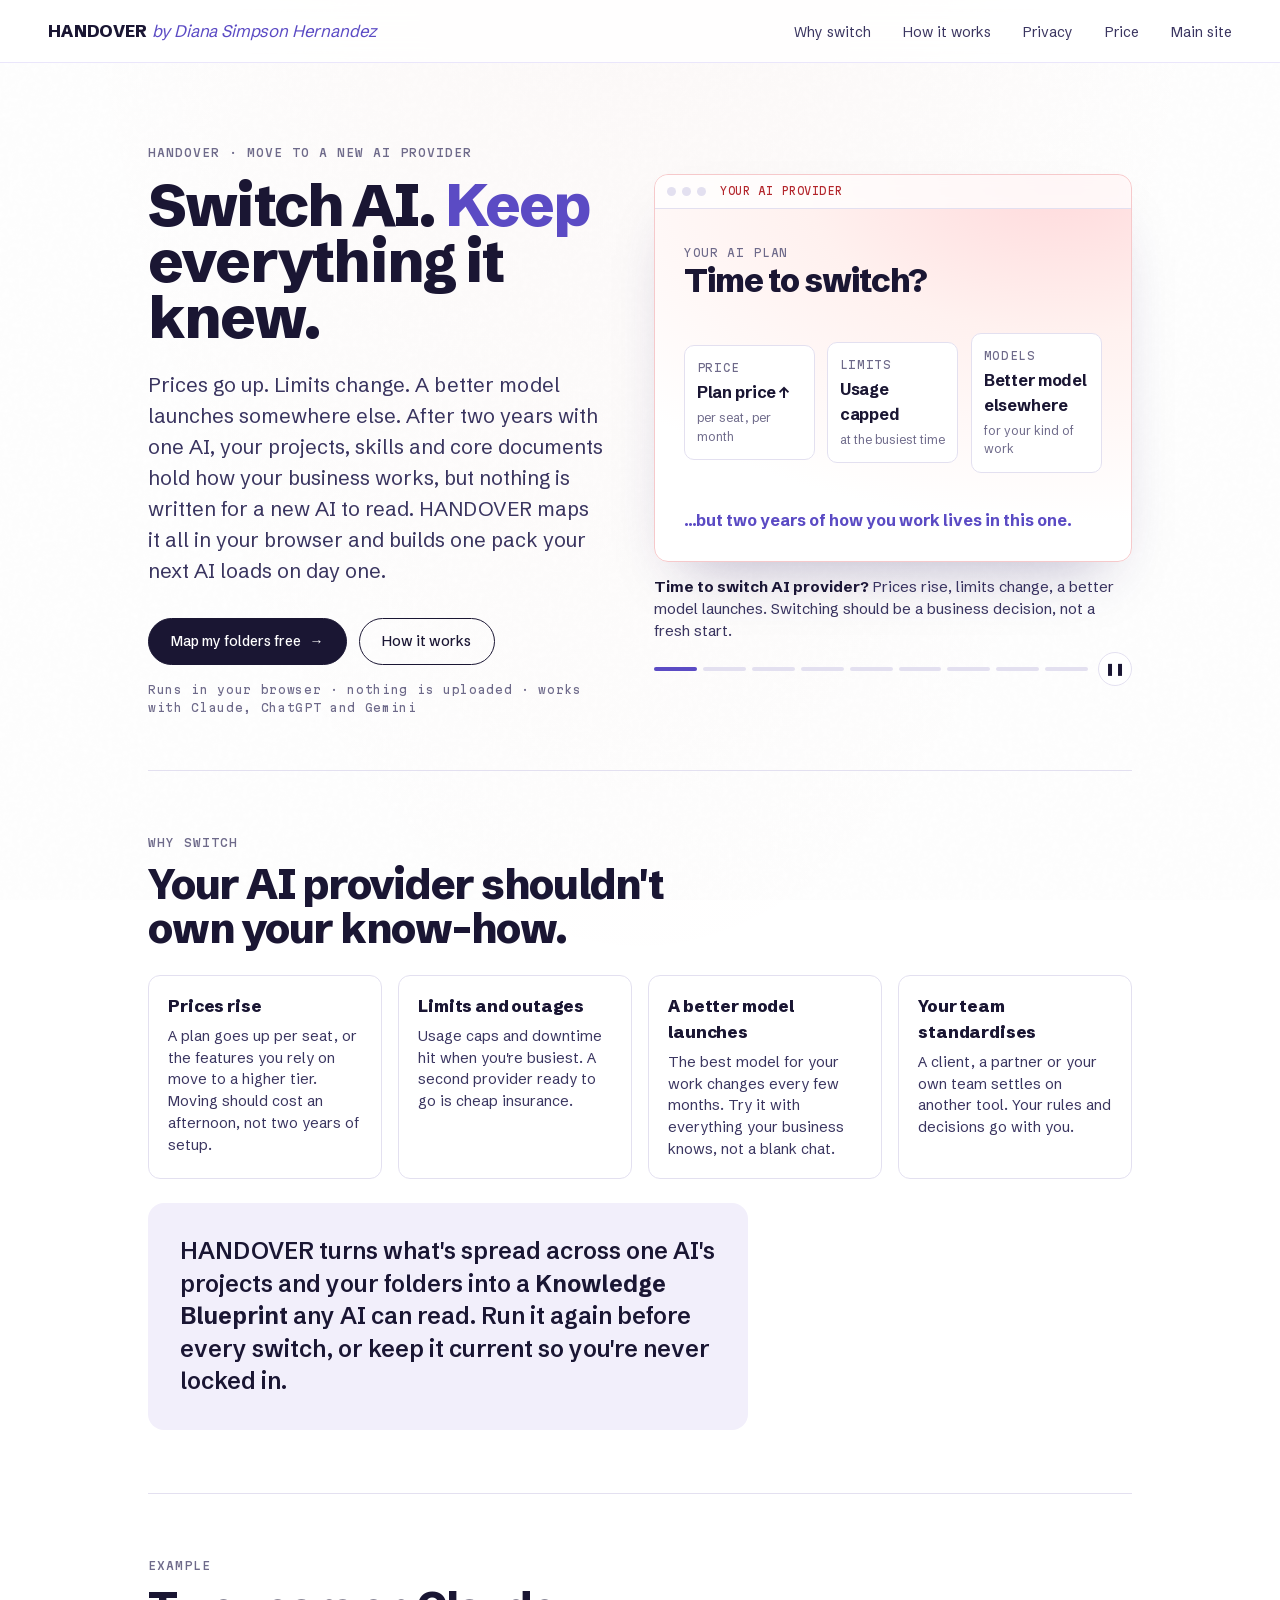
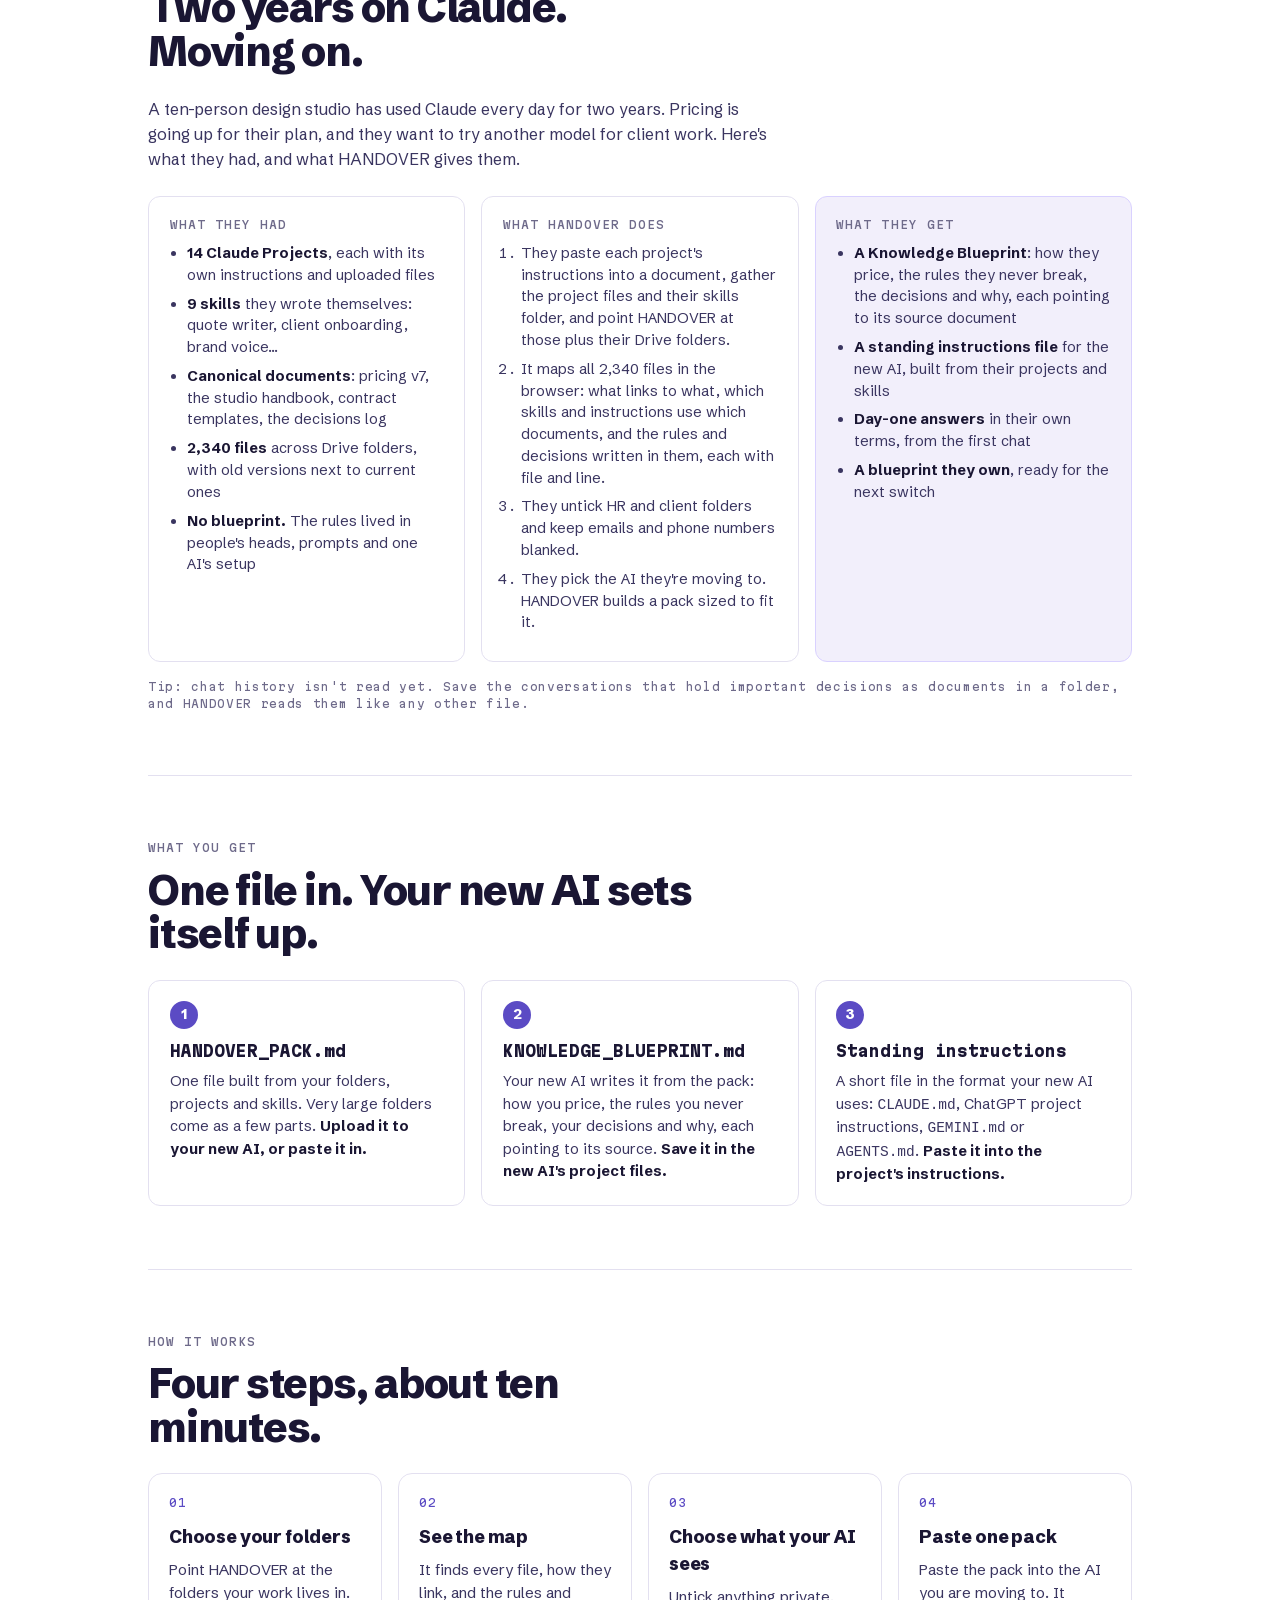
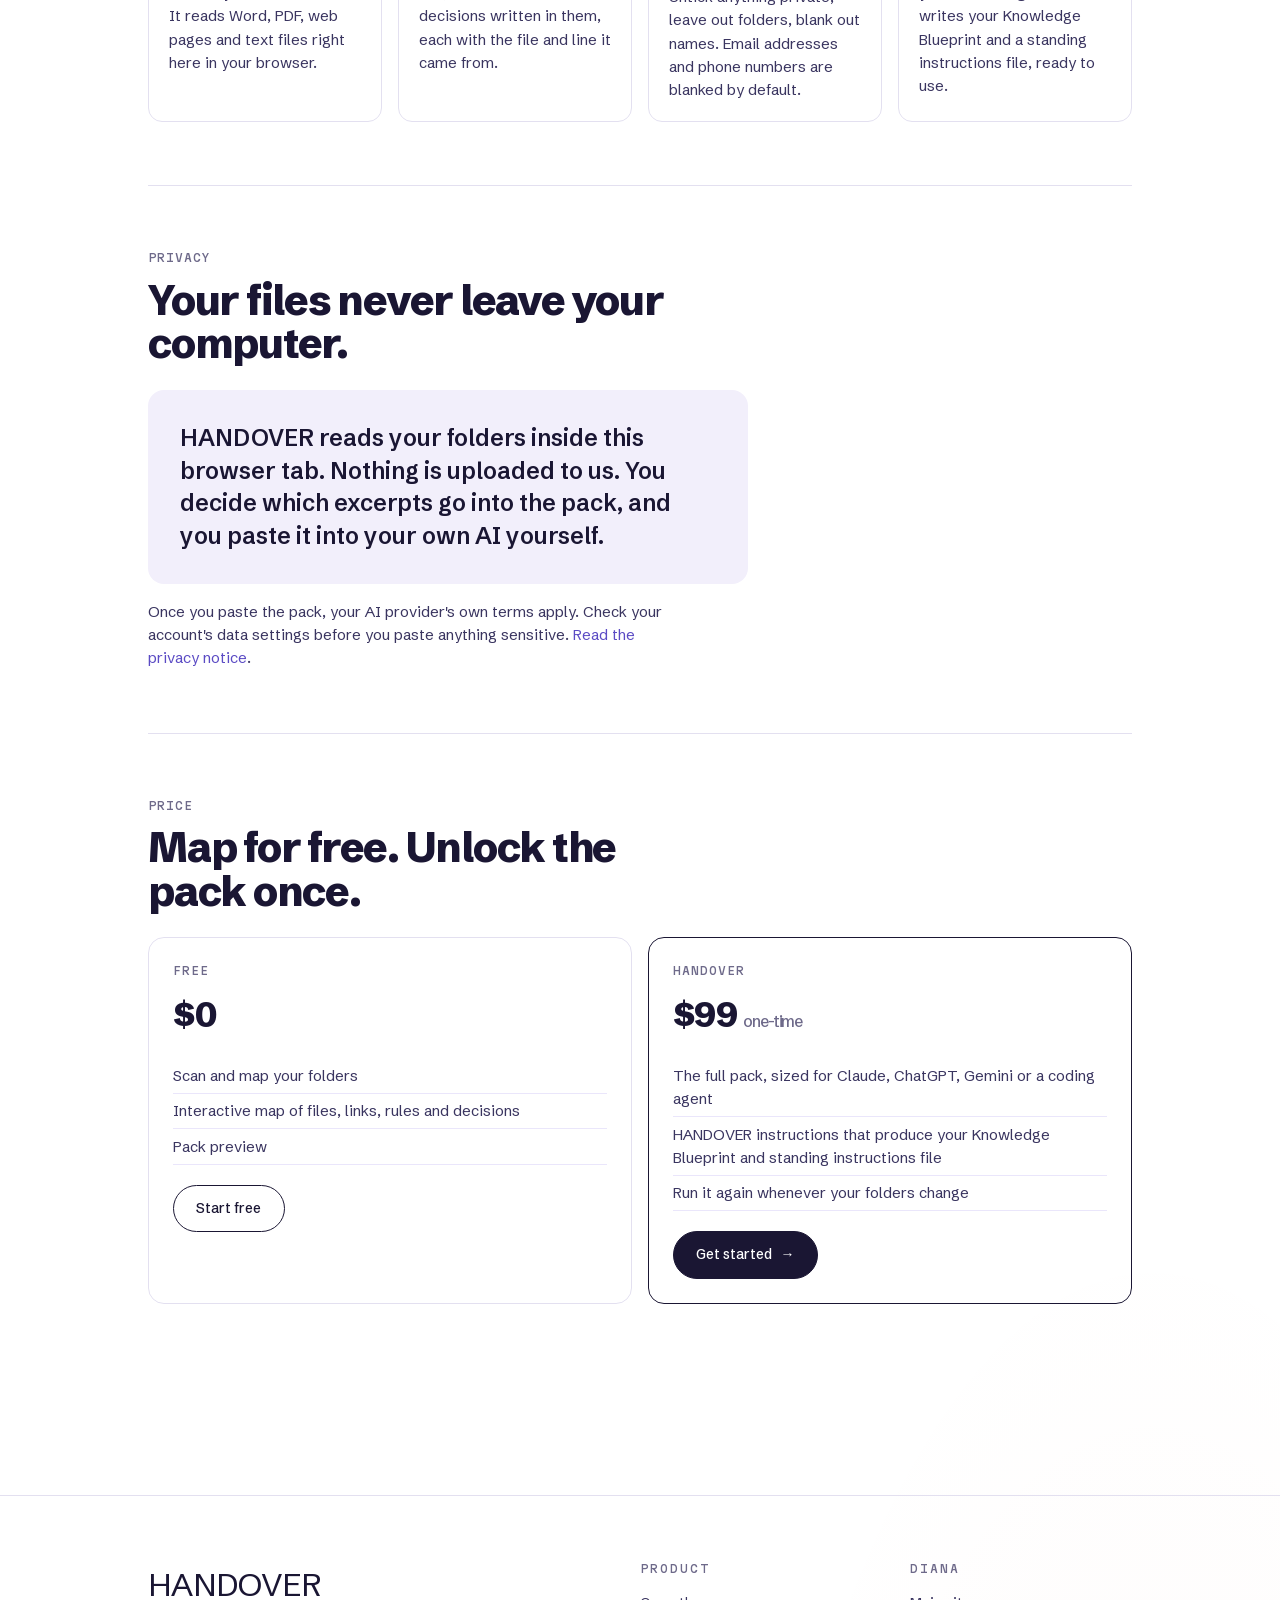
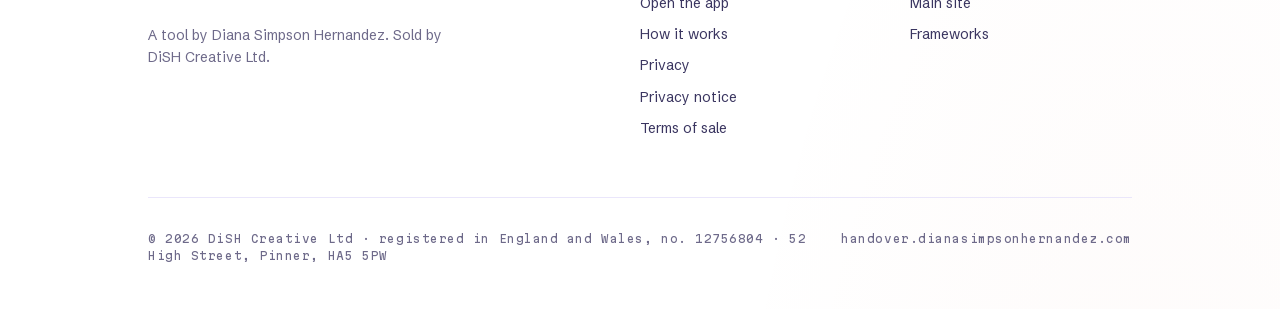
<file: index.html>
<!DOCTYPE html>
<html lang="en">
<head>
<meta charset="UTF-8">
<meta name="viewport" content="width=device-width, initial-scale=1.0">
<title>HANDOVER — switch AI providers without starting from zero</title>
<meta name="description" content="HANDOVER maps your folders in your browser and builds one pack your next AI loads, so your rules, decisions and know-how move with you. Nothing is uploaded.">
<meta property="og:title" content="HANDOVER — switch AI providers without starting from zero">
<meta property="og:description" content="Map your folders in your browser. Paste one pack into your next AI. Nothing is uploaded.">
<link rel="icon" href="/favicon.ico">
<link rel="stylesheet" href="/assets/css/main.css">
<link rel="stylesheet" href="/assets/css/handover.css">
<link rel="stylesheet" href="/assets/css/demo.css">
</head>
<body>
<nav class="nav">
  <div class="nav-inner">
    <a href="/" class="nav-mark"><b>HANDOVER</b> <span>by Diana Simpson Hernandez</span></a>
    <ul class="nav-links">
      <li><a href="#why">Why switch</a></li>
      <li><a href="#how">How it works</a></li>
      <li><a href="#privacy">Privacy</a></li>
      <li><a href="#price">Price</a></li>
      <li><a href="https://dianasimpsonhernandez.com/">Main site</a></li>
    </ul>
  </div>
</nav>

<main class="wrap">
  <section class="hx-hero has-demo">
    <div class="hx-hero-copy">
    <div class="eyebrow">HANDOVER · move to a new AI provider</div>
    <h1>Switch AI. <em>Keep</em> everything it knew.</h1>
    <p class="lead">Prices go up. Limits change. A better model launches somewhere else. After two years with one AI, your projects, skills and core documents hold how your business works, but nothing is written for a new AI to read. HANDOVER maps it all in your browser and builds one pack your next AI loads on day one.</p>
    <div class="hx-cta">
      <a class="btn btn-primary" href="/app/">Map my folders free <span class="arrow">→</span></a>
      <a class="btn" href="#how">How it works</a>
    </div>
    <p class="hx-note" style="margin-top:1rem">Runs in your browser · nothing is uploaded · works with Claude, ChatGPT and Gemini</p>
    </div>

    <figure class="demo" id="demo" aria-label="A one-minute walkthrough of HANDOVER, with captions">
      <div class="demo-stage">
        <div class="demo-bar" aria-hidden="true"><i></i><i></i><i></i><span>handover</span></div>

        <div class="sc why" data-theme="hard" data-title="Your AI provider" data-ms="6500"
             data-caption="<b>Time to switch AI provider?</b> Prices rise, limits change, a better model launches. Switching should be a business decision, not a fresh start.">
          <div class="why-h a" style="--d:.1s"><span class="tag">Your AI plan</span><div class="big">Time to switch?</div></div>
          <div class="why-c a" style="--d:.6s"><span class="tag">Price</span><b>Plan price ↑</b><span>per seat, per month</span></div>
          <div class="why-c a" style="--d:1.1s"><span class="tag">Limits</span><b>Usage capped</b><span>at the busiest time</span></div>
          <div class="why-c a" style="--d:1.6s"><span class="tag">Models</span><b>Better model elsewhere</b><span>for your kind of work</span></div>
          <div class="why-q a" style="--d:2.6s">…but two years of how you work lives in this one.</div>
        </div>

        <div class="sc" data-theme="hard" data-title="Two years in one AI" data-ms="6500"
             data-caption="<b>Two years of know-how, locked in one place.</b> Projects, skills, canonical documents and thousands of files, none of it written for a new AI to read.">
          <span class="chip fl" style="left:6%;top:8%;--d:.1s"><b class="ai">PROJ</b>14 AI projects</span>
          <span class="chip fl" style="left:52%;top:5%;--d:.3s"><b class="md">SKILL</b>quote-writer</span>
          <span class="chip fl" style="left:28%;top:27%;--d:.5s"><b>DOCX</b>Pricing — canonical v7</span>
          <span class="chip fl" style="left:62%;top:34%;--d:.7s"><b class="md">SKILL</b>client-onboarding</span>
          <span class="chip fl" style="left:5%;top:50%;--d:.9s"><b class="pdf">PDF</b>Refund policy</span>
          <span class="chip fl" style="left:40%;top:60%;--d:1.1s"><b class="md">MD</b>Project instructions</span>
          <span class="chip fl" style="left:10%;top:79%;--d:1.3s"><b>XLSX</b>2,340 files</span>
          <span class="chip fl" style="left:58%;top:81%;--d:1.5s"><b class="pdf">?</b>No blueprint</span>
        </div>

        <div class="sc" data-theme="hard" data-title="Without HANDOVER · new AI, week one" data-ms="8000"
             data-caption="<b>Without a handover, you start from zero.</b> Hours re-explaining prices, rules and past decisions, and it still gets them wrong.">
          <div class="chat tight">
            <div class="chat-h"><span class="tag">Your new AI</span><span class="clock a" style="--d:.2s">⏱ hour 3 re-explaining</span></div>
            <div class="chat-b">
              <div class="msg me a" style="--d:.4s">Draft the quote for the Patel job, the way we always do it.</div>
              <div class="msg ai bad a" style="--d:1.3s">I don't know how you usually quote. What are your prices and deposit terms?</div>
              <div class="msg me a" style="--d:2.4s">30% deposit. Same as the last 200 quotes…</div>
              <div class="msg ai bad a" style="--d:3.4s">Done. I've used a 50% deposit and courier delivery to London. <span class="x">✗ wrong twice</span></div>
            </div>
          </div>
        </div>

        <div class="sc" data-theme="tool" data-title="HANDOVER · mapping in your browser" data-ms="7000"
             data-caption="<b>HANDOVER maps your folders, right in your browser.</b> Every file and how they connect. Nothing is uploaded.">
          <div class="map">
            <svg viewBox="0 0 400 260" aria-hidden="true">
              <line x1="200" y1="125" x2="70"  y2="45"  style="--d:.3s"/><line x1="200" y1="125" x2="330" y2="40"  style="--d:.5s"/>
              <line x1="200" y1="125" x2="60"  y2="190" style="--d:.7s"/><line x1="200" y1="125" x2="340" y2="200" style="--d:.9s"/>
              <line x1="200" y1="125" x2="200" y2="20"  style="--d:1.1s"/><line x1="70" y1="45" x2="60" y2="190" style="--d:1.5s"/>
              <line x1="330" y1="40" x2="340" y2="200" style="--d:1.7s"/><line x1="200" y1="20" x2="330" y2="40" style="--d:1.9s"/>
              <circle class="hub" cx="200" cy="125" r="11"/>
              <circle cx="70" cy="45" r="7"/><circle cx="330" cy="40" r="7"/><circle cx="60" cy="190" r="7"/>
              <circle cx="340" cy="200" r="7"/><circle cx="200" cy="20" r="7"/>
            </svg>
            <span class="node-l a" style="left:17.5%;top:8%;--d:.6s">Customer SOP</span>
            <span class="node-l a" style="left:82%;top:6%;--d:.8s">Price list</span>
            <span class="node-l a" style="left:15%;top:84%;--d:1s">Refund policy</span>
            <span class="node-l a" style="left:80%;top:87%;--d:1.2s">Decisions log</span>
            <span class="node-l a" style="left:50%;top:0%;--d:1.4s">Quotes tracker</span>
            <span class="node-l a" style="left:50%;top:58%;--d:.2s;font-weight:700;color:var(--accent)">your business</span>
          </div>
          <span class="lock" style="--d:2.4s">🔒 Read in this tab · nothing uploaded</span>
        </div>

        <div class="sc" data-theme="tool" data-title="HANDOVER · what it found" data-ms="7500"
             data-caption="<b>It finds your rules and decisions,</b> each with the file and line it came from, so your AI can show its working.">
          <div class="cards">
            <div class="card a" style="--d:.3s"><span class="tag">Rule</span><p>Deposit is 30%, balance on delivery.</p><div class="src">Price list 2026.pdf · page 2</div></div>
            <div class="card dec a" style="--d:1.3s"><span class="tag">Decision</span><p>We stopped using couriers for London jobs, too many damages.</p><div class="src">Decisions log.md · line 41</div></div>
            <div class="card a" style="--d:2.3s"><span class="tag">Rule</span><p>Reply to every enquiry within 24 hours.</p><div class="src">Customer SOP.docx · line 8</div></div>
          </div>
        </div>

        <div class="sc" data-theme="tool" data-title="HANDOVER · you choose" data-ms="7000"
             data-caption="<b>You choose what your AI sees.</b> Leave out private folders. Emails and phone numbers are blanked by default.">
          <div class="rows">
            <div class="row a" style="--d:.2s">Pricing &amp; quotes <span class="tg"></span></div>
            <div class="row a" style="--d:.4s">Policies &amp; SOPs <span class="tg"></span></div>
            <div class="row off" style="--d:.6s;--t:2.2s">HR &amp; payroll <span class="tg"></span></div>
            <div class="row a" style="--d:.8s">Decisions log <span class="tg"></span></div>
            <div class="row a" style="--d:1s">Client contact: <span class="redact"><span class="was">j.patel@mail.com</span><span class="now">[email]</span></span><span class="tag">auto</span></div>
          </div>
        </div>

        <div class="sc" data-theme="easy" data-title="With HANDOVER · one file" data-ms="7000"
             data-caption="<b>You get one file: your HANDOVER pack.</b> Upload it to your new AI, or paste it in. That's the whole move.">
          <div class="file a" style="--d:.2s">
            <div class="file-ic">MD</div>
            <div><div class="ttl">HANDOVER_PACK.md</div><span class="tag">projects · skills · canonical docs · rules · decisions</span></div>
            <span class="ok">✓ ready</span>
          </div>
          <div class="chat mini a" style="--d:1.4s">
            <div class="chat-h"><span class="tag">Your new AI</span><span class="tag">new project</span></div>
            <div class="chat-b"><div class="attach a" style="--d:2.4s">📎 HANDOVER_PACK.md <span class="ok">uploaded</span></div></div>
            <div class="chat-in"><span>Read this pack and set yourself up.</span><span class="tag" style="color:var(--green)">send ↵</span></div>
          </div>
        </div>

        <div class="sc" data-theme="easy" data-title="With HANDOVER · new AI, day one" data-ms="9000"
             data-caption="<b>Your new AI writes your Knowledge Blueprint and its own standing instructions.</b> Save both in its project. From the first chat, it works your way.">
          <div class="doc">
            <div class="doc-h a" style="--d:.1s"><span class="tag">Your new AI · day one</span><span class="clock good">⏱ set up in minutes</span></div>
            <div class="outs">
              <div class="out a" style="--d:.3s"><b>KNOWLEDGE_BLUEPRINT.md</b><span>pricing · rules · decisions and why</span><s>✓</s></div>
              <div class="out a" style="--d:1.1s"><b>Standing instructions</b><span>in your new AI's own format</span><s>✓</s></div>
            </div>
            <div class="reply">
              <div class="msg me a" style="--d:2.3s;margin-left:auto">Draft the Patel quote, our usual way.</div>
              <div class="msg ai good a" style="--d:3.3s;max-width:100%">Done: 30% deposit, balance on delivery, our own van for London. <span class="v">✓ right first time</span></div>
            </div>
          </div>
        </div>

        <div class="sc end" data-theme="easy" data-title="HANDOVER" data-ms="7000"
             data-caption="<b>Switch providers on your terms.</b> Map your folders free, unlock the full pack for $99 once. Your files never leave your computer.">
          <div class="big a" style="--d:.1s">Switch AI. <em>Keep everything it knew.</em></div>
          <div class="pills a" style="--d:.6s"><span>About 10 minutes</span><span>Nothing uploaded</span><span>$99, once</span></div>
          <a class="btn btn-primary a" style="--d:1s" href="/app/" tabindex="-1">Map my folders free <span class="arrow">→</span></a>
        </div>
      </div>

      <figcaption class="demo-cap"><p aria-live="polite"></p></figcaption>
      <div class="demo-ctl"><div class="demo-dots"></div><button class="demo-play" type="button" aria-label="Pause walkthrough">❚❚</button></div>
    </figure>
  </section>

  <section class="hx-section" id="why">
    <div class="eyebrow">Why switch</div>
    <h2>Your AI provider shouldn't own your know-how.</h2>
    <div class="hx-why">
      <div><h3>Prices rise</h3><p>A plan goes up per seat, or the features you rely on move to a higher tier. Moving should cost an afternoon, not two years of setup.</p></div>
      <div><h3>Limits and outages</h3><p>Usage caps and downtime hit when you're busiest. A second provider ready to go is cheap insurance.</p></div>
      <div><h3>A better model launches</h3><p>The best model for your work changes every few months. Try it with everything your business knows, not a blank chat.</p></div>
      <div><h3>Your team standardises</h3><p>A client, a partner or your own team settles on another tool. Your rules and decisions go with you.</p></div>
    </div>
    <p class="hx-promise" style="margin-top:1.5rem">HANDOVER turns what's spread across one AI's projects and your folders into a <b>Knowledge Blueprint</b> any AI can read. Run it again before every switch, or keep it current so you're never locked in.</p>
  </section>

  <section class="hx-section" id="example">
    <div class="eyebrow">Example</div>
    <h2>Two years on Claude. Moving on.</h2>
    <p style="color:var(--ink-soft);max-width:62ch;font-size:16px">A ten-person design studio has used Claude every day for two years. Pricing is going up for their plan, and they want to try another model for client work. Here's what they had, and what HANDOVER gives them.</p>
    <div class="hx-case">
      <div class="hx-case-col">
        <div class="eyebrow">What they had</div>
        <ul>
          <li><b>14 Claude Projects</b>, each with its own instructions and uploaded files</li>
          <li><b>9 skills</b> they wrote themselves: quote writer, client onboarding, brand voice…</li>
          <li><b>Canonical documents</b>: pricing v7, the studio handbook, contract templates, the decisions log</li>
          <li><b>2,340 files</b> across Drive folders, with old versions next to current ones</li>
          <li><b>No blueprint.</b> The rules lived in people's heads, prompts and one AI's setup</li>
        </ul>
      </div>
      <div class="hx-case-col">
        <div class="eyebrow">What HANDOVER does</div>
        <ol>
          <li>They paste each project's instructions into a document, gather the project files and their skills folder, and point HANDOVER at those plus their Drive folders.</li>
          <li>It maps all 2,340 files in the browser: what links to what, which skills and instructions use which documents, and the rules and decisions written in them, each with file and line.</li>
          <li>They untick HR and client folders and keep emails and phone numbers blanked.</li>
          <li>They pick the AI they're moving to. HANDOVER builds a pack sized to fit it.</li>
        </ol>
      </div>
      <div class="hx-case-col pro">
        <div class="eyebrow">What they get</div>
        <ul>
          <li><b>A Knowledge Blueprint</b>: how they price, the rules they never break, the decisions and why, each pointing to its source document</li>
          <li><b>A standing instructions file</b> for the new AI, built from their projects and skills</li>
          <li><b>Day-one answers</b> in their own terms, from the first chat</li>
          <li><b>A blueprint they own</b>, ready for the next switch</li>
        </ul>
      </div>
    </div>
    <p class="hx-note" style="margin-top:1rem">Tip: chat history isn't read yet. Save the conversations that hold important decisions as documents in a folder, and HANDOVER reads them like any other file.</p>
  </section>

  <section class="hx-section" id="get">
    <div class="eyebrow">What you get</div>
    <h2>One file in. Your new AI sets itself up.</h2>
    <div class="hx-get">
      <div><span class="n">1</span><h3>HANDOVER_PACK.md</h3><p>One file built from your folders, projects and skills. Very large folders come as a few parts. <b>Upload it to your new AI, or paste it in.</b></p></div>
      <div><span class="n">2</span><h3>KNOWLEDGE_BLUEPRINT.md</h3><p>Your new AI writes it from the pack: how you price, the rules you never break, your decisions and why, each pointing to its source. <b>Save it in the new AI's project files.</b></p></div>
      <div><span class="n">3</span><h3>Standing instructions</h3><p>A short file in the format your new AI uses: <code>CLAUDE.md</code>, ChatGPT project instructions, <code>GEMINI.md</code> or <code>AGENTS.md</code>. <b>Paste it into the project's instructions.</b></p></div>
    </div>
  </section>

  <section class="hx-section" id="how">
    <div class="eyebrow">How it works</div>
    <h2>Four steps, about ten minutes.</h2>
    <div class="hx-steps">
      <div class="hx-step"><h3>Choose your folders</h3><p>Point HANDOVER at the folders your work lives in. It reads Word, PDF, web pages and text files right here in your browser.</p></div>
      <div class="hx-step"><h3>See the map</h3><p>It finds every file, how they link, and the rules and decisions written in them, each with the file and line it came from.</p></div>
      <div class="hx-step"><h3>Choose what your AI sees</h3><p>Untick anything private, leave out folders, blank out names. Email addresses and phone numbers are blanked by default.</p></div>
      <div class="hx-step"><h3>Paste one pack</h3><p>Paste the pack into the AI you are moving to. It writes your Knowledge Blueprint and a standing instructions file, ready to use.</p></div>
    </div>
  </section>

  <section class="hx-section" id="privacy">
    <div class="eyebrow">Privacy</div>
    <h2>Your files never leave your computer.</h2>
    <p class="hx-promise">HANDOVER reads your folders inside this browser tab. Nothing is uploaded to us. You decide which excerpts go into the pack, and you paste it into your own AI yourself.</p>
    <p style="margin-top:1rem;color:var(--ink-soft);max-width:60ch;font-size:15px">Once you paste the pack, your AI provider's own terms apply. Check your account's data settings before you paste anything sensitive. <a href="/privacy/" style="color:var(--accent)">Read the privacy notice</a>.</p>
  </section>

  <section class="hx-section" id="price">
    <div class="eyebrow">Price</div>
    <h2>Map for free. Unlock the pack once.</h2>
    <div class="hx-price">
      <div class="hx-tier">
        <div class="eyebrow">Free</div>
        <div class="amt">$0</div>
        <ul><li>Scan and map your folders</li><li>Interactive map of files, links, rules and decisions</li><li>Pack preview</li></ul>
        <a class="btn" href="/app/">Start free</a>
      </div>
      <div class="hx-tier pro">
        <div class="eyebrow">HANDOVER</div>
        <div class="amt">$99 <span style="font-size:1rem;font-weight:500;color:var(--muted)">one-time</span></div>
        <ul><li>The full pack, sized for Claude, ChatGPT, Gemini or a coding agent</li><li>HANDOVER instructions that produce your Knowledge Blueprint and standing instructions file</li><li>Run it again whenever your folders change</li></ul>
        <a class="btn btn-primary" href="/app/">Get started <span class="arrow">→</span></a>
      </div>
    </div>
  </section>
</main>

<footer class="footer">
  <div class="wrap">
    <div class="footer-grid" style="grid-template-columns:2fr 1fr 1fr">
      <div>
        <div class="footer-mark">HANDOVER</div>
        <p style="font-size:14px;color:var(--muted);max-width:34ch">A tool by Diana Simpson Hernandez. Sold by DiSH Creative Ltd.</p>
      </div>
      <div><h4>Product</h4><ul><li><a href="/app/">Open the app</a></li><li><a href="#how">How it works</a></li><li><a href="#privacy">Privacy</a></li><li><a href="/privacy/">Privacy notice</a></li><li><a href="/terms/">Terms of sale</a></li></ul></div>
      <div><h4>Diana</h4><ul><li><a href="https://dianasimpsonhernandez.com/">Main site</a></li><li><a href="https://frameworks.dianasimpsonhernandez.com/">Frameworks</a></li></ul></div>
    </div>
    <div class="footer-meta"><span>© 2026 DiSH Creative Ltd · registered in England and Wales, no. 12756804 · 52 High Street, Pinner, HA5 5PW</span><span>handover.dianasimpsonhernandez.com</span></div>
  </div>
</footer>
<script src="/js/demo.js" defer></script>
</body>
</html>
</file>
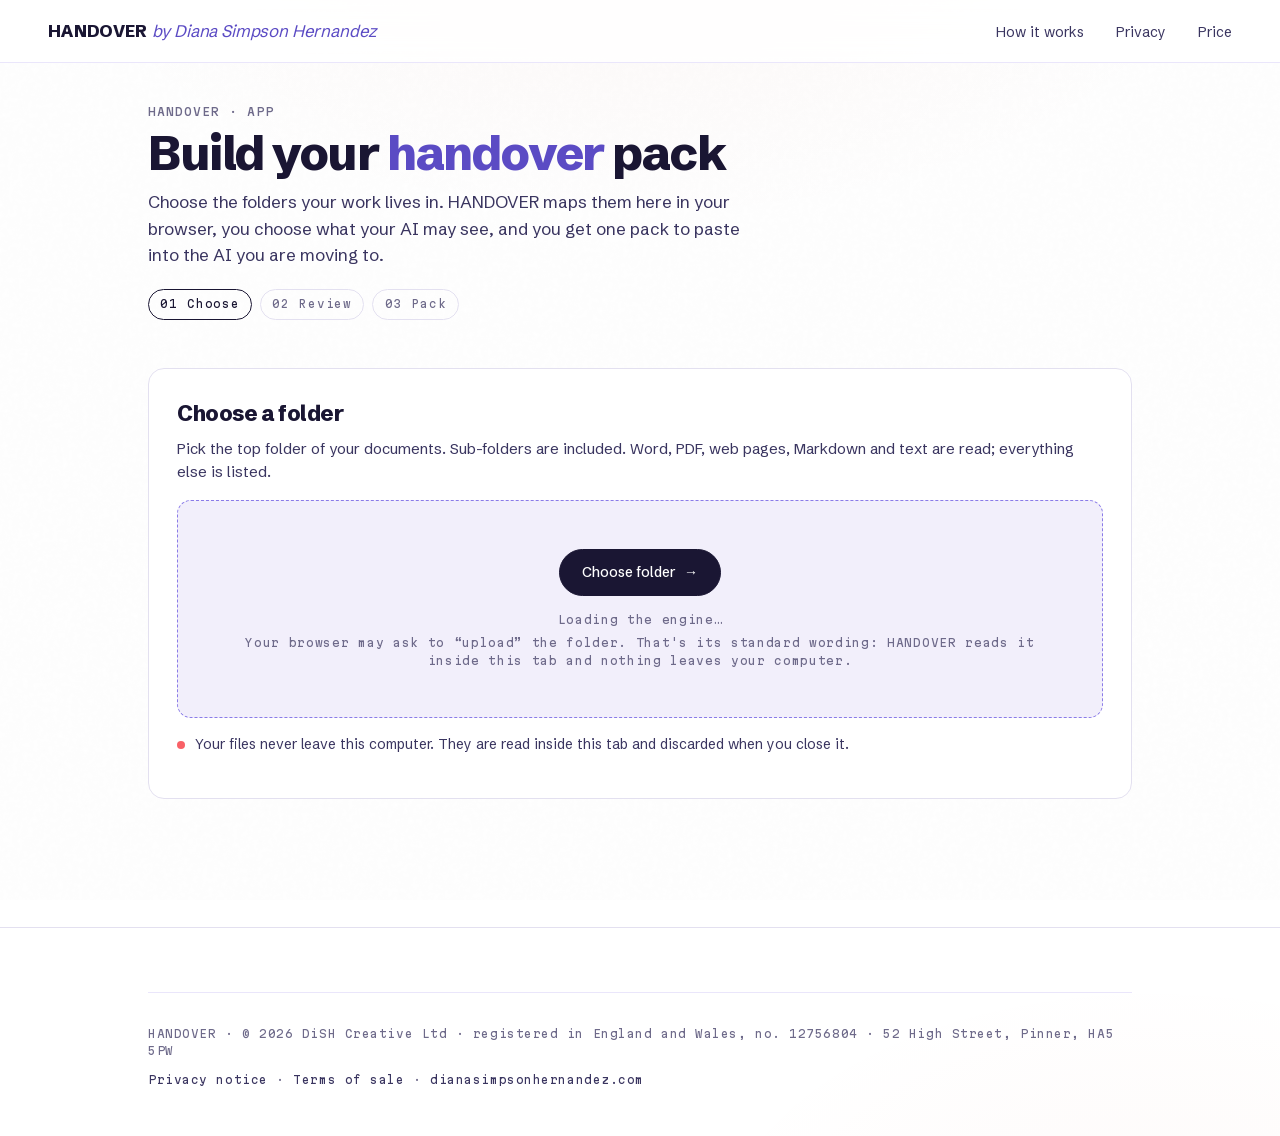
<file: app/index.html>
<!DOCTYPE html>
<html lang="en">
<head>
<meta charset="UTF-8">
<meta name="viewport" content="width=device-width, initial-scale=1.0">
<title>HANDOVER — build your pack</title>
<meta name="description" content="Map your folders in your browser and build a HANDOVER pack for your next AI. Nothing is uploaded.">
<link rel="icon" href="/favicon.ico">
<link rel="stylesheet" href="/assets/css/main.css">
<link rel="stylesheet" href="/assets/css/handover.css">
</head>
<body>
<nav class="nav">
  <div class="nav-inner">
    <a href="/" class="nav-mark"><b>HANDOVER</b> <span>by Diana Simpson Hernandez</span></a>
    <ul class="nav-links">
      <li><a href="/#how">How it works</a></li>
      <li><a href="/#privacy">Privacy</a></li>
      <li><a href="/#price">Price</a></li>
    </ul>
  </div>
</nav>

<main class="wrap">
  <header class="app-head">
    <div class="eyebrow">HANDOVER · app</div>
    <h1>Build your <em>handover</em> pack</h1>
    <p>Choose the folders your work lives in. HANDOVER maps them here in your browser, you choose what your AI may see, and you get one pack to paste into the AI you are moving to.</p>
    <div class="stepper" id="stepper"><span data-s="1" class="on">01 Choose</span><span data-s="2">02 Review</span><span data-s="3">03 Pack</span></div>
  </header>

  <!-- 1. choose -->
  <section class="card" id="s1">
    <h2>Choose a folder</h2>
    <p>Pick the top folder of your documents. Sub-folders are included. Word, PDF, web pages, Markdown and text are read; everything else is listed.</p>
    <label class="drop" id="drop">
      <input type="file" id="picker" webkitdirectory directory multiple disabled>
      <div class="row" style="justify-content:center">
        <span class="btn btn-primary" id="pickBtn" aria-disabled="true">Choose folder <span class="arrow">→</span></span>
      </div>
      <p class="hx-note" style="margin-top:0.9rem" id="engineState">Loading the engine…</p>
      <p class="hx-note" style="margin-top:0.4rem">Your browser may ask to “upload” the folder. That's its standard wording: HANDOVER reads it inside this tab and nothing leaves your computer.</p>
    </label>
    <div class="privacy-line">Your files never leave this computer. They are read inside this tab and discarded when you close it.</div>

    <div class="run hidden" id="run" aria-live="polite">
      <div class="run-head">
        <div><div class="eyebrow" id="runEyebrow">Working on your folder</div><h3 id="runTitle">Getting ready…</h3></div>
        <button class="btn" type="button" id="cancelBtn">Cancel</button>
      </div>
      <div class="run-bar"><i id="runBar"></i></div>
      <div class="run-meta"><span id="runCount"></span><span id="runEta"></span></div>
      <div class="run-file" id="runFile"></div>
      <ol class="run-steps" id="runSteps">
        <li data-k="find">Finding your files</li>
        <li data-k="sort">Sorting what to read and what to list</li>
        <li data-k="read">Reading your documents</li>
        <li data-k="hash">Fingerprinting photos, videos and other files</li>
        <li data-k="map">Connecting files, spotting rules and decisions</li>
        <li data-k="review">Preparing your review</li>
      </ol>
      <p class="hx-note" id="runNote">Everything stays in this tab. Keep it open until this finishes.</p>
    </div>

    <div class="status" id="status"></div>
  </section>

  <!-- 2. review -->
  <section class="card hidden" id="s2">
    <h2>Review what your AI will see</h2>
    <p>Everything is ticked. Untick anything private, leave out whole folders, and add names or terms to blank out.</p>
    <div class="kpis" id="kpis"></div>
    <div class="row" style="margin:0.5rem 0 1rem"><button class="btn" id="mapBtn" type="button">View the map</button></div>
    <iframe class="map hidden" id="map" title="Map of your folder"></iframe>

    <div class="row" style="align-items:flex-start;margin-top:1rem">
      <div class="field">
        <span class="lbl">Leave out folders</span>
        <div class="chips" id="folders"></div>
      </div>
    </div>
    <div class="row" style="align-items:flex-start;margin-top:1rem">
      <div class="field">
        <label for="terms">Blank out these names or terms (one per line)</label>
        <textarea id="terms" placeholder="e.g. a client's name&#10;a project code"></textarea>
      </div>
      <div class="field" style="gap:0.6rem">
        <span class="lbl">Automatic</span>
        <label class="check"><input type="checkbox" id="redEmails" checked> Blank out email addresses</label>
        <label class="check"><input type="checkbox" id="redPhones" checked> Blank out phone numbers</label>
      </div>
    </div>
    <div id="sections" style="margin-top:1rem"></div>
    <div class="row" style="margin-top:1.25rem">
      <div class="field" style="flex:0 1 260px">
        <label for="target">The AI you are moving to</label>
        <select id="target"></select>
      </div>
      <div class="field" style="flex:0 1 260px">
        <label for="mode">If the pack is too big</label>
        <select id="mode"><option value="fit">Keep the most important parts</option><option value="split">Split it into parts</option></select>
      </div>
    </div>
    <div class="row" style="margin-top:1.25rem"><button class="btn btn-primary" id="buildBtn" type="button">Build my pack <span class="arrow">→</span></button><span class="status" id="buildStatus"></span></div>
  </section>

  <!-- 3. pack -->
  <section class="card hidden" id="s3">
    <h2>Your HANDOVER pack</h2>
    <p id="packSummary"></p>
    <div id="parts"></div>
    <div class="unlock hidden" id="unlock">
      <h3>Unlock the full pack</h3>
      <p>The free scan shows your map and a preview. Unlock adds the HANDOVER instructions that tell your AI how to write your blueprint and its standing instructions file, and gives you the full pack.</p>
      <div class="row" style="margin-top:1rem">
        <a class="btn btn-primary" id="buyBtn" href="#" target="_blank" rel="noopener">Unlock · <span id="price"></span></a>
      </div>
      <div class="row" style="margin-top:1rem">
        <div class="field" style="flex:1 1 240px"><label for="licence" style="color:rgba(255,255,255,.7)">Already bought? Licence key</label><input type="text" id="licence" placeholder="HX-XXXX-XXXX" autocomplete="off"></div>
        <button class="btn" id="licenceBtn" type="button" style="align-self:flex-end">Apply</button>
      </div>
      <p class="status" id="licenceStatus" style="color:rgba(255,255,255,.7)"></p>
    </div>
    <div class="next hidden" id="next">
      <h3 style="margin-top:1.5rem">What to do now</h3>
      <ol>
        <li>Open a new chat in the AI you are moving to.</li>
        <li>Paste the pack (part 1 first, if there are several). Wait for each part to be acknowledged.</li>
        <li>Your AI replies with two documents: <code>KNOWLEDGE_BLUEPRINT.md</code> and a standing instructions file. Save both.</li>
        <li>Put the instructions file where your AI reads standing instructions (a Project's instructions, or the file named in it). Keep the blueprint beside your documents.</li>
      </ol>
    </div>
  </section>
</main>

<footer class="footer">
  <div class="wrap">
    <div class="footer-meta" style="margin-top:0;flex-wrap:wrap;gap:0.75rem">
      <span>HANDOVER · © 2026 DiSH Creative Ltd · registered in England and Wales, no. 12756804 · 52 High Street, Pinner, HA5 5PW</span>
      <span><a href="/privacy/">Privacy notice</a> · <a href="/terms/">Terms of sale</a> · <a href="https://dianasimpsonhernandez.com/">dianasimpsonhernandez.com</a></span>
    </div>
  </div>
</footer>
<script src="/js/config.js"></script>
<script src="/js/app.js"></script>
</body>
</html>
</file>
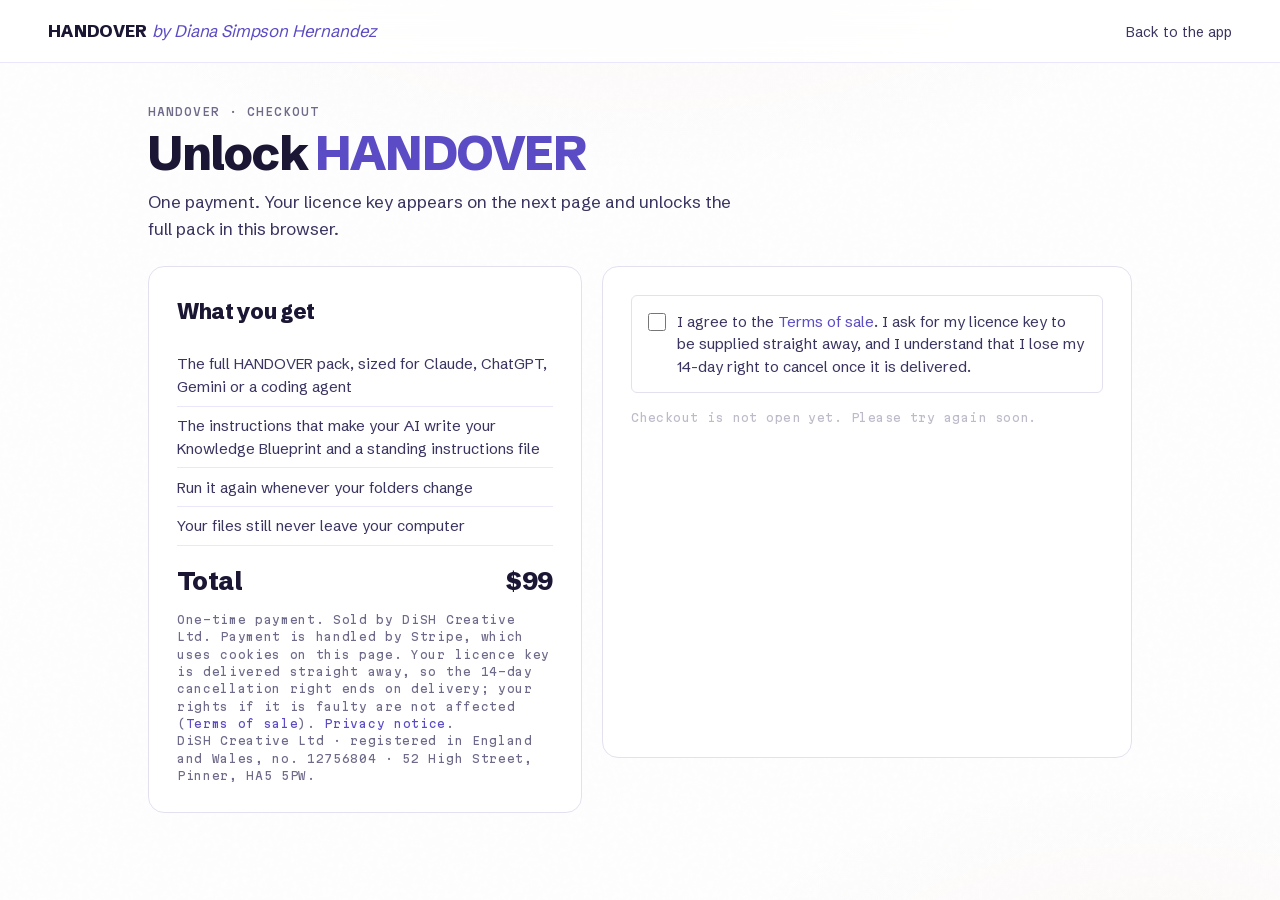
<file: checkout/index.html>
<!DOCTYPE html>
<html lang="en">
<head>
<meta charset="UTF-8">
<meta name="viewport" content="width=device-width, initial-scale=1.0">
<title>HANDOVER — checkout</title>
<meta name="robots" content="noindex">
<link rel="icon" href="/favicon.ico">
<link rel="stylesheet" href="/assets/css/main.css">
<link rel="stylesheet" href="/assets/css/handover.css">
<!-- The only third-party script on the site. Stripe requires it to load from js.stripe.com (PCI); never self-host it. -->
<script src="https://js.stripe.com/dahlia/stripe.js"></script>
<style>
  .co-grid { display: grid; grid-template-columns: minmax(0, 0.9fr) minmax(0, 1.1fr); gap: 1.25rem; align-items: start; }
  @media (max-width: 860px) { .co-grid { grid-template-columns: 1fr; } }
  .co-sum ul { list-style: none; margin: 1rem 0; font-size: 15px; color: var(--ink-soft); }
  .co-sum li { padding: 0.45rem 0; border-bottom: 1px solid var(--rule-soft); }
  .co-total { display: flex; justify-content: space-between; align-items: baseline; font-weight: 800; font-size: 1.6rem; letter-spacing: -0.02em; }
  #checkout-form { min-height: 320px; }
  .consent { display: flex; gap: 0.7rem; align-items: flex-start; padding: 0.9rem 1rem; border: 1px solid var(--rule); border-radius: 6px; margin-bottom: 1rem; font-size: 15px; line-height: 1.5; color: var(--ink-soft); cursor: pointer; }
  .consent input { width: 1.15rem; height: 1.15rem; margin-top: 0.15rem; flex: none; accent-color: var(--accent); }
  .consent a { color: var(--accent); }
  #checkout-form[aria-disabled="true"] { opacity: 0.45; pointer-events: none; }
</style>
</head>
<body>
<nav class="nav"><div class="nav-inner">
  <a href="/" class="nav-mark"><b>HANDOVER</b> <span>by Diana Simpson Hernandez</span></a>
  <ul class="nav-links"><li><a href="/app/">Back to the app</a></li></ul>
</div></nav>

<main class="wrap">
  <header class="app-head">
    <div class="eyebrow">HANDOVER · checkout</div>
    <h1>Unlock <em>HANDOVER</em></h1>
    <p>One payment. Your licence key appears on the next page and unlocks the full pack in this browser.</p>
  </header>
  <div class="co-grid">
    <section class="card co-sum">
      <h2>What you get</h2>
      <ul>
        <li>The full HANDOVER pack, sized for Claude, ChatGPT, Gemini or a coding agent</li>
        <li>The instructions that make your AI write your Knowledge Blueprint and a standing instructions file</li>
        <li>Run it again whenever your folders change</li>
        <li>Your files still never leave your computer</li>
      </ul>
      <div class="co-total"><span>Total</span><span id="price">$99</span></div>
      <p class="hx-note" style="margin-top:0.6rem">One-time payment. Sold by DiSH Creative Ltd. Payment is handled by Stripe, which uses cookies on this page. Your licence key is delivered straight away, so the 14-day cancellation right ends on delivery; your rights if it is faulty are not affected (<a href="/terms/" style="color:var(--accent)">Terms of sale</a>). <a href="/privacy/" style="color:var(--accent)">Privacy notice</a>.<br>DiSH Creative Ltd · registered in England and Wales, no. 12756804 · 52 High Street, Pinner, HA5 5PW.</p>
    </section>
    <section class="card">
      <label class="consent" for="agree">
        <input type="checkbox" id="agree">
        <span>I agree to the <a href="/terms/" target="_blank" rel="noopener">Terms of sale</a>. I ask for my licence key to be supplied straight away, and I understand that I lose my 14-day right to cancel once it is delivered.</span>
      </label>
      <div id="checkout-form" aria-disabled="true"><p class="status" id="coStatus">Loading secure checkout…</p></div>
    </section>
  </div>
</main>
<script src="/js/config.js"></script>
<script src="/js/checkout.js"></script>
</body>
</html>
</file>
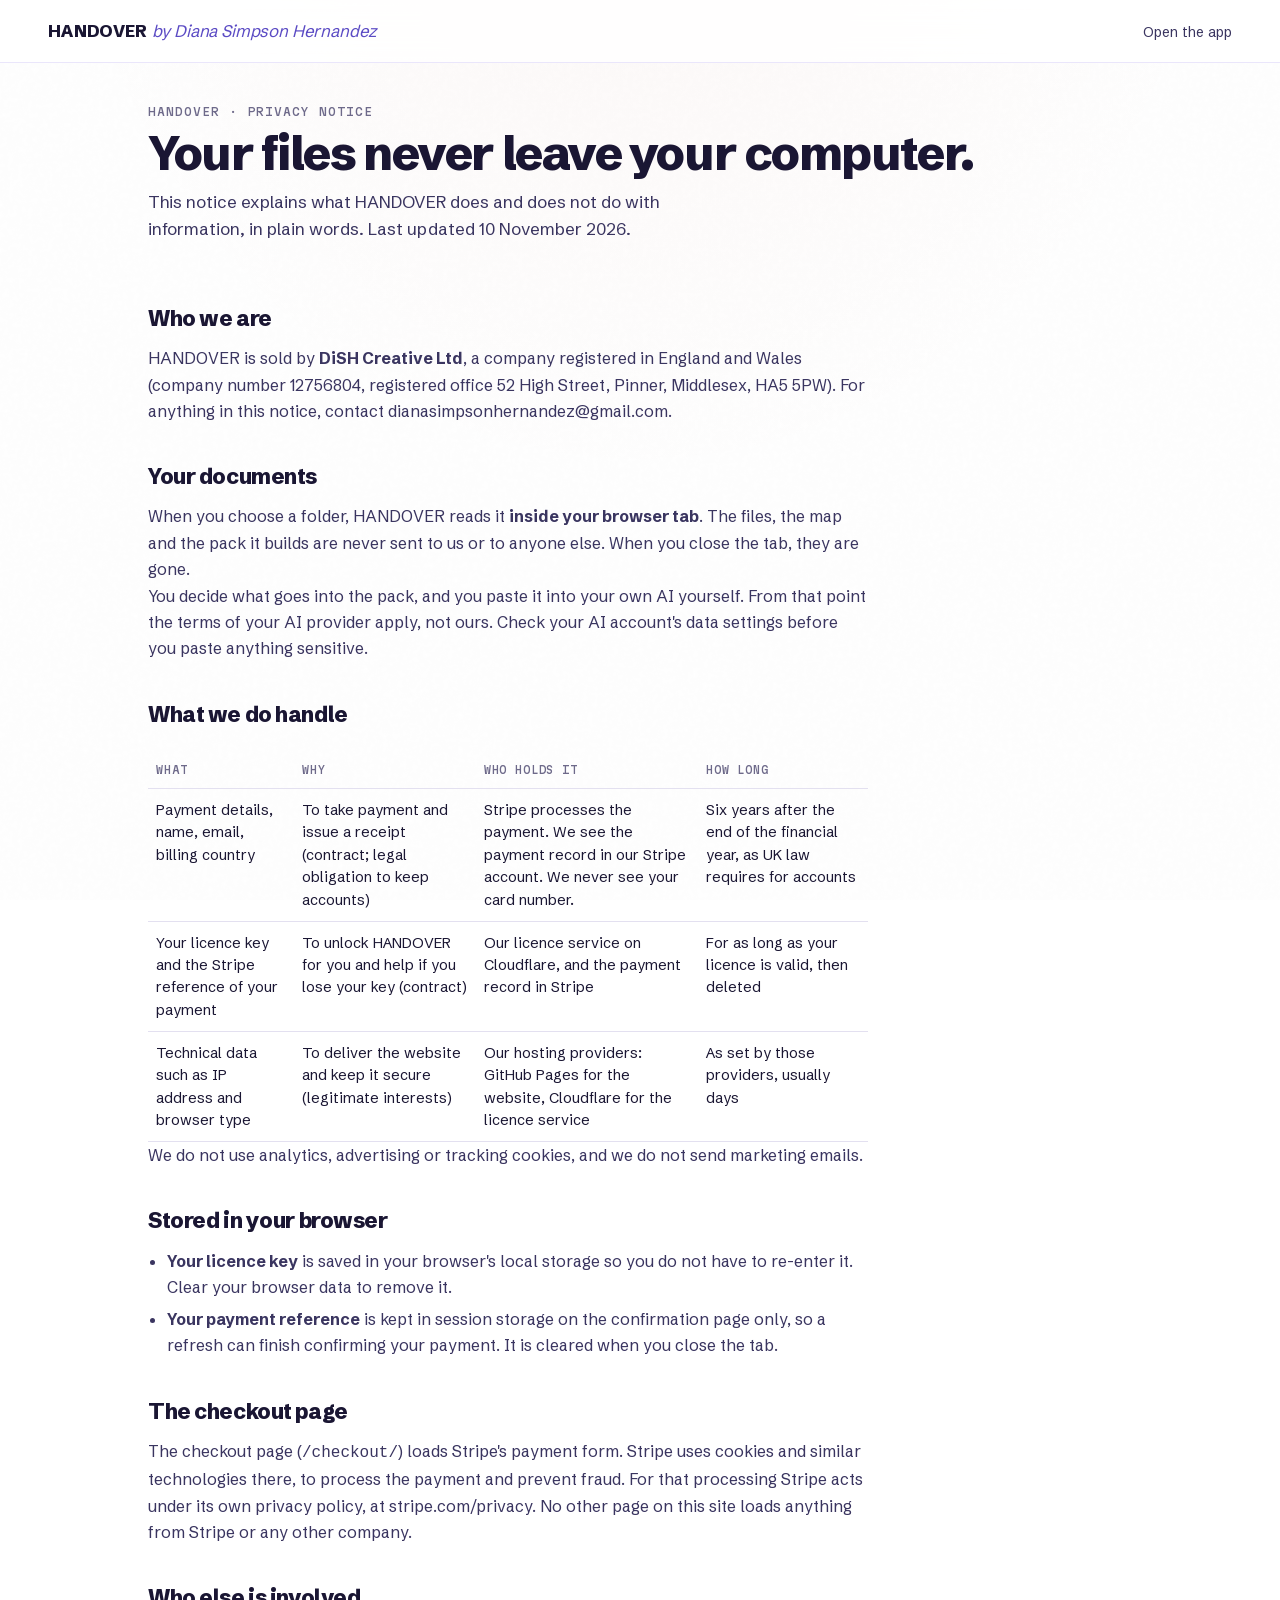
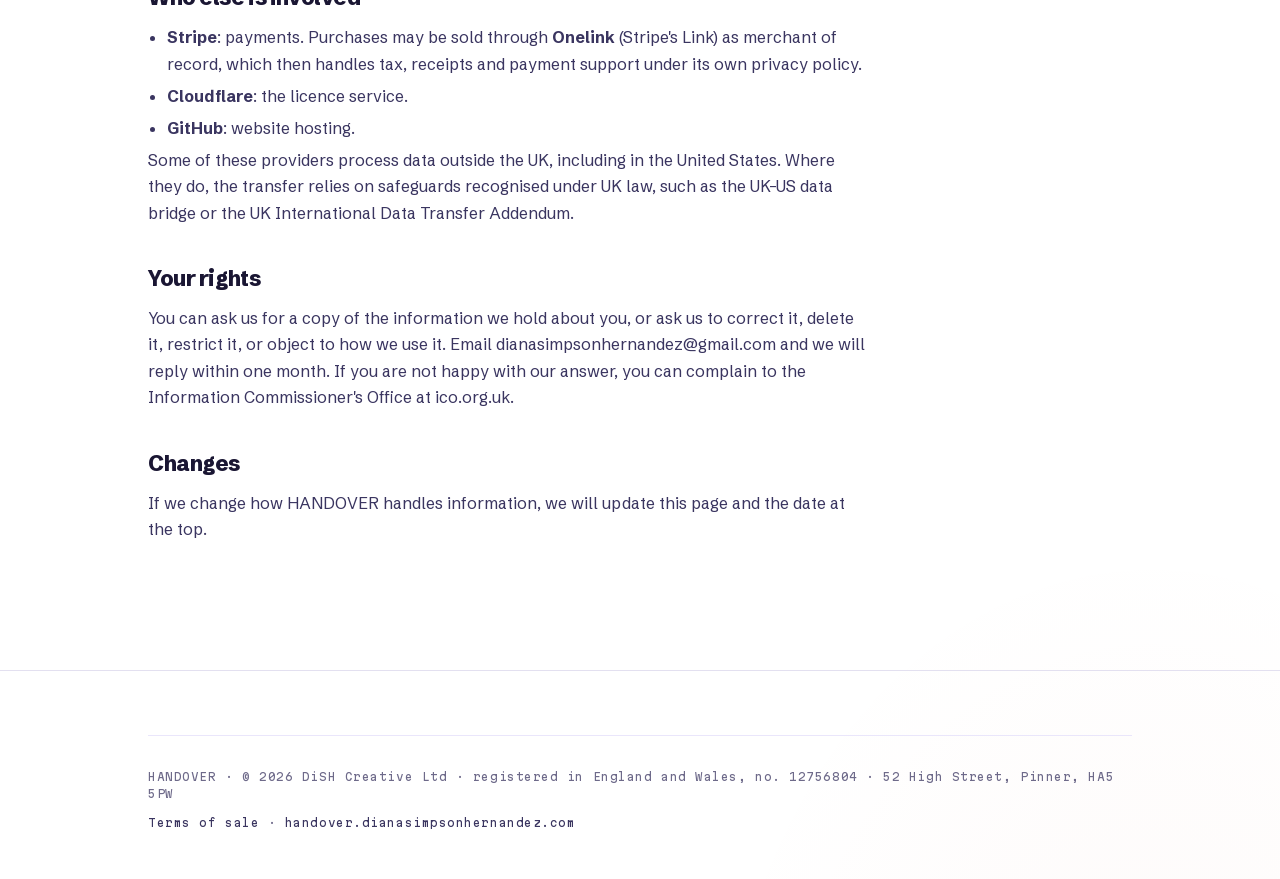
<file: privacy/index.html>
<!DOCTYPE html>
<html lang="en">
<head>
<meta charset="UTF-8">
<meta name="viewport" content="width=device-width, initial-scale=1.0">
<title>HANDOVER — privacy notice</title>
<meta name="description" content="How HANDOVER handles your information. Your files never leave your computer.">
<link rel="icon" href="/favicon.ico">
<link rel="stylesheet" href="/assets/css/main.css">
<link rel="stylesheet" href="/assets/css/handover.css">
<style>
  .legal { max-width: 72ch; }
  .legal h2 { font-size: 1.35rem; letter-spacing: -0.02em; margin: 2.25rem 0 0.6rem; }
  .legal p, .legal li { color: var(--ink-soft); font-size: 16px; line-height: 1.65; }
  .legal ul { margin: 0.5rem 0 0 1.2rem; }
  .legal li { margin: 0.35rem 0; }
  .legal table { width: 100%; border-collapse: collapse; font-size: 14.5px; margin-top: 0.75rem; }
  .legal th, .legal td { text-align: left; vertical-align: top; padding: 0.6rem 0.5rem; border-bottom: 1px solid var(--rule); }
  .legal th { font-family: var(--font-mono); font-size: 0.66rem; letter-spacing: 0.08em; text-transform: uppercase; color: var(--muted); font-weight: 500; }
  .tw { overflow-x: auto; }
  .todo { background: #FFF1B8; color: var(--ink); padding: 0 0.25rem; border-radius: 3px; }
</style>
</head>
<body>
<!-- DRAFT 10 Nov 2026 for Diana's approval. Not legal advice. Fill every highlighted .todo field before this page goes live. -->
<nav class="nav"><div class="nav-inner">
  <a href="/" class="nav-mark"><b>HANDOVER</b> <span>by Diana Simpson Hernandez</span></a>
  <ul class="nav-links"><li><a href="/app/">Open the app</a></li></ul>
</div></nav>

<main class="wrap">
  <header class="app-head">
    <div class="eyebrow">HANDOVER · privacy notice</div>
    <h1>Your files never leave your computer.</h1>
    <p>This notice explains what HANDOVER does and does not do with information, in plain words. Last updated <span>10 November 2026</span>.</p>
  </header>

  <article class="legal">
    <h2>Who we are</h2>
    <p>HANDOVER is sold by <strong>DiSH Creative Ltd</strong>, a company registered in England and Wales (company number 12756804, registered office 52 High Street, Pinner, Middlesex, HA5 5PW). For anything in this notice, contact <a href="mailto:dianasimpsonhernandez@gmail.com">dianasimpsonhernandez@gmail.com</a>.</p>

    <h2>Your documents</h2>
    <p>When you choose a folder, HANDOVER reads it <strong>inside your browser tab</strong>. The files, the map and the pack it builds are never sent to us or to anyone else. When you close the tab, they are gone.</p>
    <p>You decide what goes into the pack, and you paste it into your own AI yourself. From that point the terms of your AI provider apply, not ours. Check your AI account's data settings before you paste anything sensitive.</p>

    <h2>What we do handle</h2>
    <div class="tw"><table>
      <tr><th>What</th><th>Why</th><th>Who holds it</th><th>How long</th></tr>
      <tr><td>Payment details, name, email, billing country</td><td>To take payment and issue a receipt (contract; legal obligation to keep accounts)</td><td>Stripe processes the payment. We see the payment record in our Stripe account. We never see your card number.</td><td>Six years after the end of the financial year, as UK law requires for accounts</td></tr>
      <tr><td>Your licence key and the Stripe reference of your payment</td><td>To unlock HANDOVER for you and help if you lose your key (contract)</td><td>Our licence service on Cloudflare, and the payment record in Stripe</td><td>For as long as your licence is valid, then deleted</td></tr>
      <tr><td>Technical data such as IP address and browser type</td><td>To deliver the website and keep it secure (legitimate interests)</td><td>Our hosting providers: GitHub Pages for the website, Cloudflare for the licence service</td><td>As set by those providers, usually days</td></tr>
    </table></div>
    <p>We do not use analytics, advertising or tracking cookies, and we do not send marketing emails.</p>

    <h2>Stored in your browser</h2>
    <ul>
      <li><strong>Your licence key</strong> is saved in your browser's local storage so you do not have to re-enter it. Clear your browser data to remove it.</li>
      <li><strong>Your payment reference</strong> is kept in session storage on the confirmation page only, so a refresh can finish confirming your payment. It is cleared when you close the tab.</li>
    </ul>

    <h2>The checkout page</h2>
    <p>The checkout page (<code>/checkout/</code>) loads Stripe's payment form. Stripe uses cookies and similar technologies there, to process the payment and prevent fraud. For that processing Stripe acts under its own privacy policy, at <a href="https://stripe.com/privacy">stripe.com/privacy</a>. No other page on this site loads anything from Stripe or any other company.</p>

    <h2>Who else is involved</h2>
    <ul>
      <li><strong>Stripe</strong>: payments. Purchases may be sold through <strong>Onelink</strong> (Stripe's Link) as merchant of record, which then handles tax, receipts and payment support under <a href="https://link.com/privacy">its own privacy policy</a>.</li>
      <li><strong>Cloudflare</strong>: the licence service.</li>
      <li><strong>GitHub</strong>: website hosting.</li>
    </ul>
    <p>Some of these providers process data outside the UK, including in the United States. Where they do, the transfer relies on safeguards recognised under UK law, such as the UK–US data bridge or the UK International Data Transfer Addendum.</p>

    <h2>Your rights</h2>
    <p>You can ask us for a copy of the information we hold about you, or ask us to correct it, delete it, restrict it, or object to how we use it. Email <a href="mailto:dianasimpsonhernandez@gmail.com">dianasimpsonhernandez@gmail.com</a> and we will reply within one month. If you are not happy with our answer, you can complain to the Information Commissioner's Office at <a href="https://ico.org.uk/make-a-complaint/">ico.org.uk</a>.</p>

    <h2>Changes</h2>
    <p>If we change how HANDOVER handles information, we will update this page and the date at the top.</p>
  </article>
</main>

<footer class="footer">
  <div class="wrap">
    <div class="footer-meta" style="margin-top:0;flex-wrap:wrap;gap:0.75rem">
      <span>HANDOVER · © 2026 DiSH Creative Ltd · registered in England and Wales, no. 12756804 · 52 High Street, Pinner, HA5 5PW</span>
      <span><a href="/terms/">Terms of sale</a> · <a href="/">handover.dianasimpsonhernandez.com</a></span>
    </div>
  </div>
</footer>
</body>
</html>
</file>
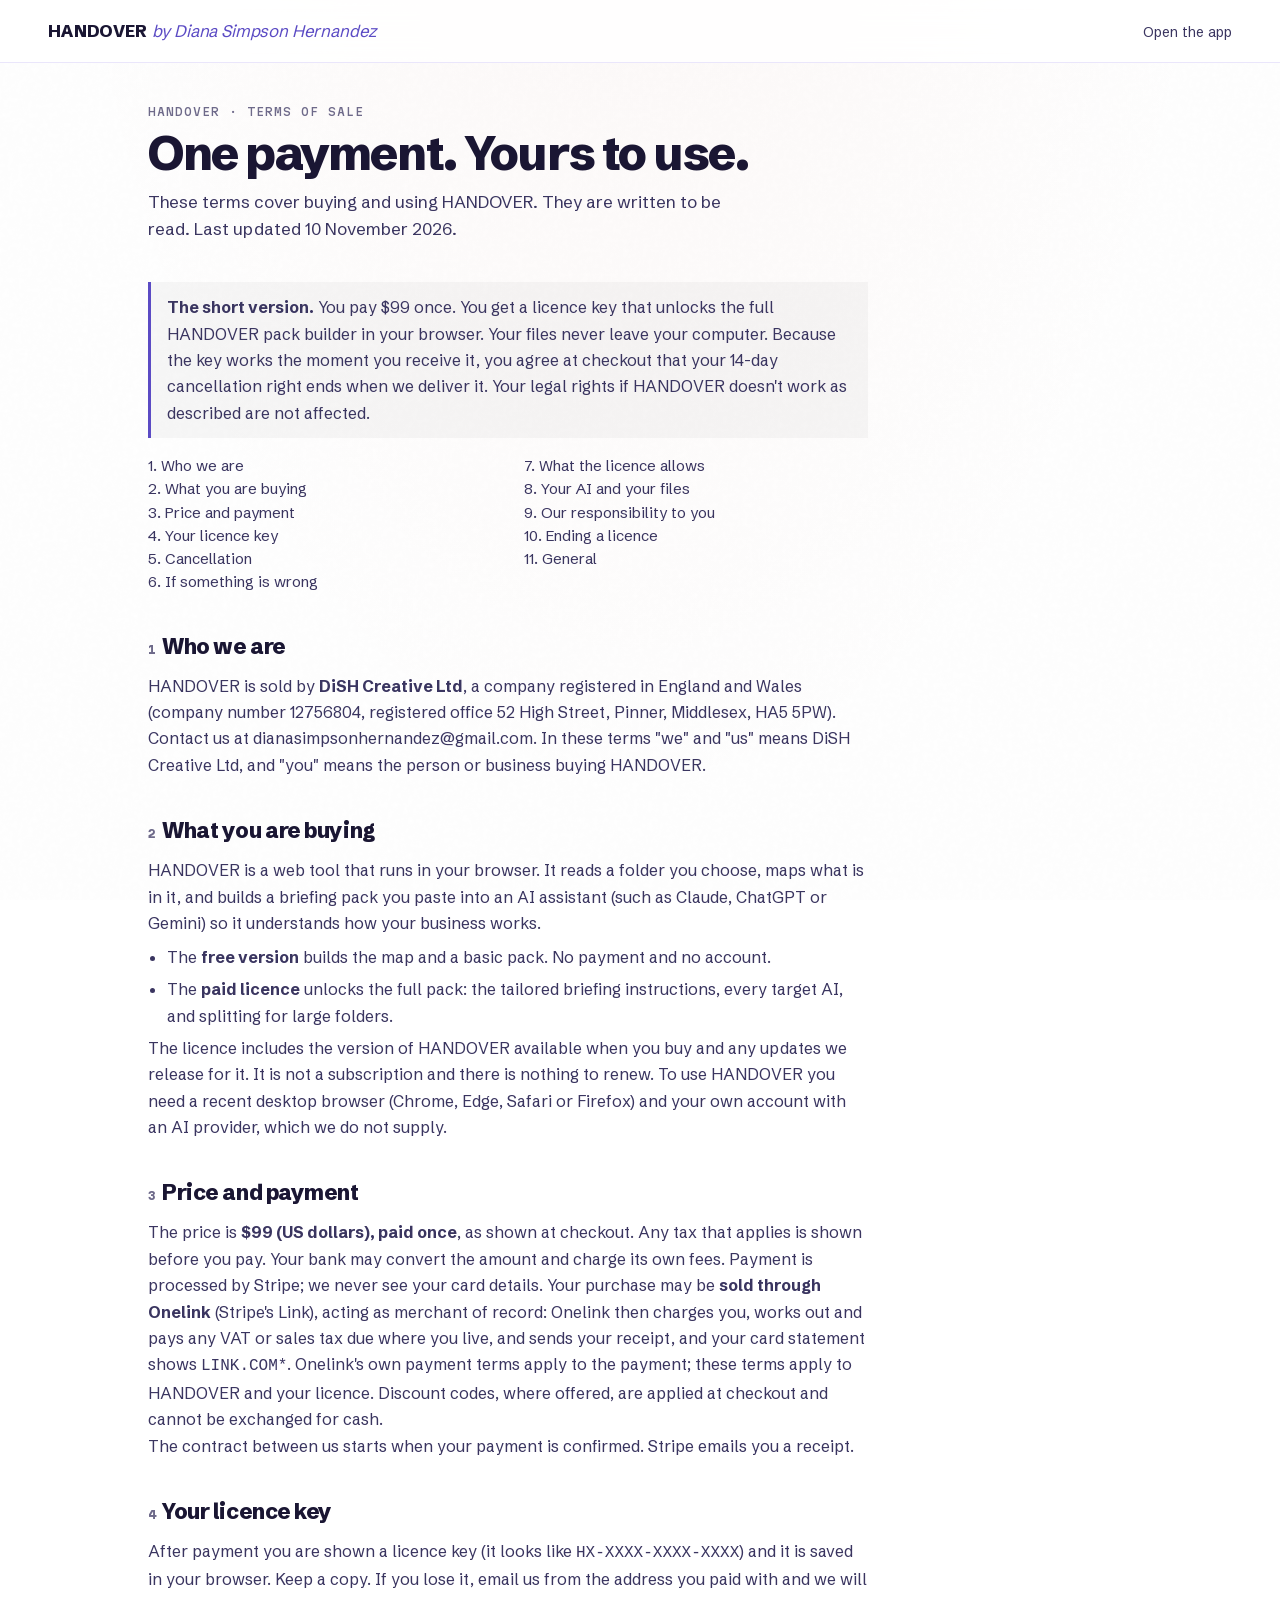
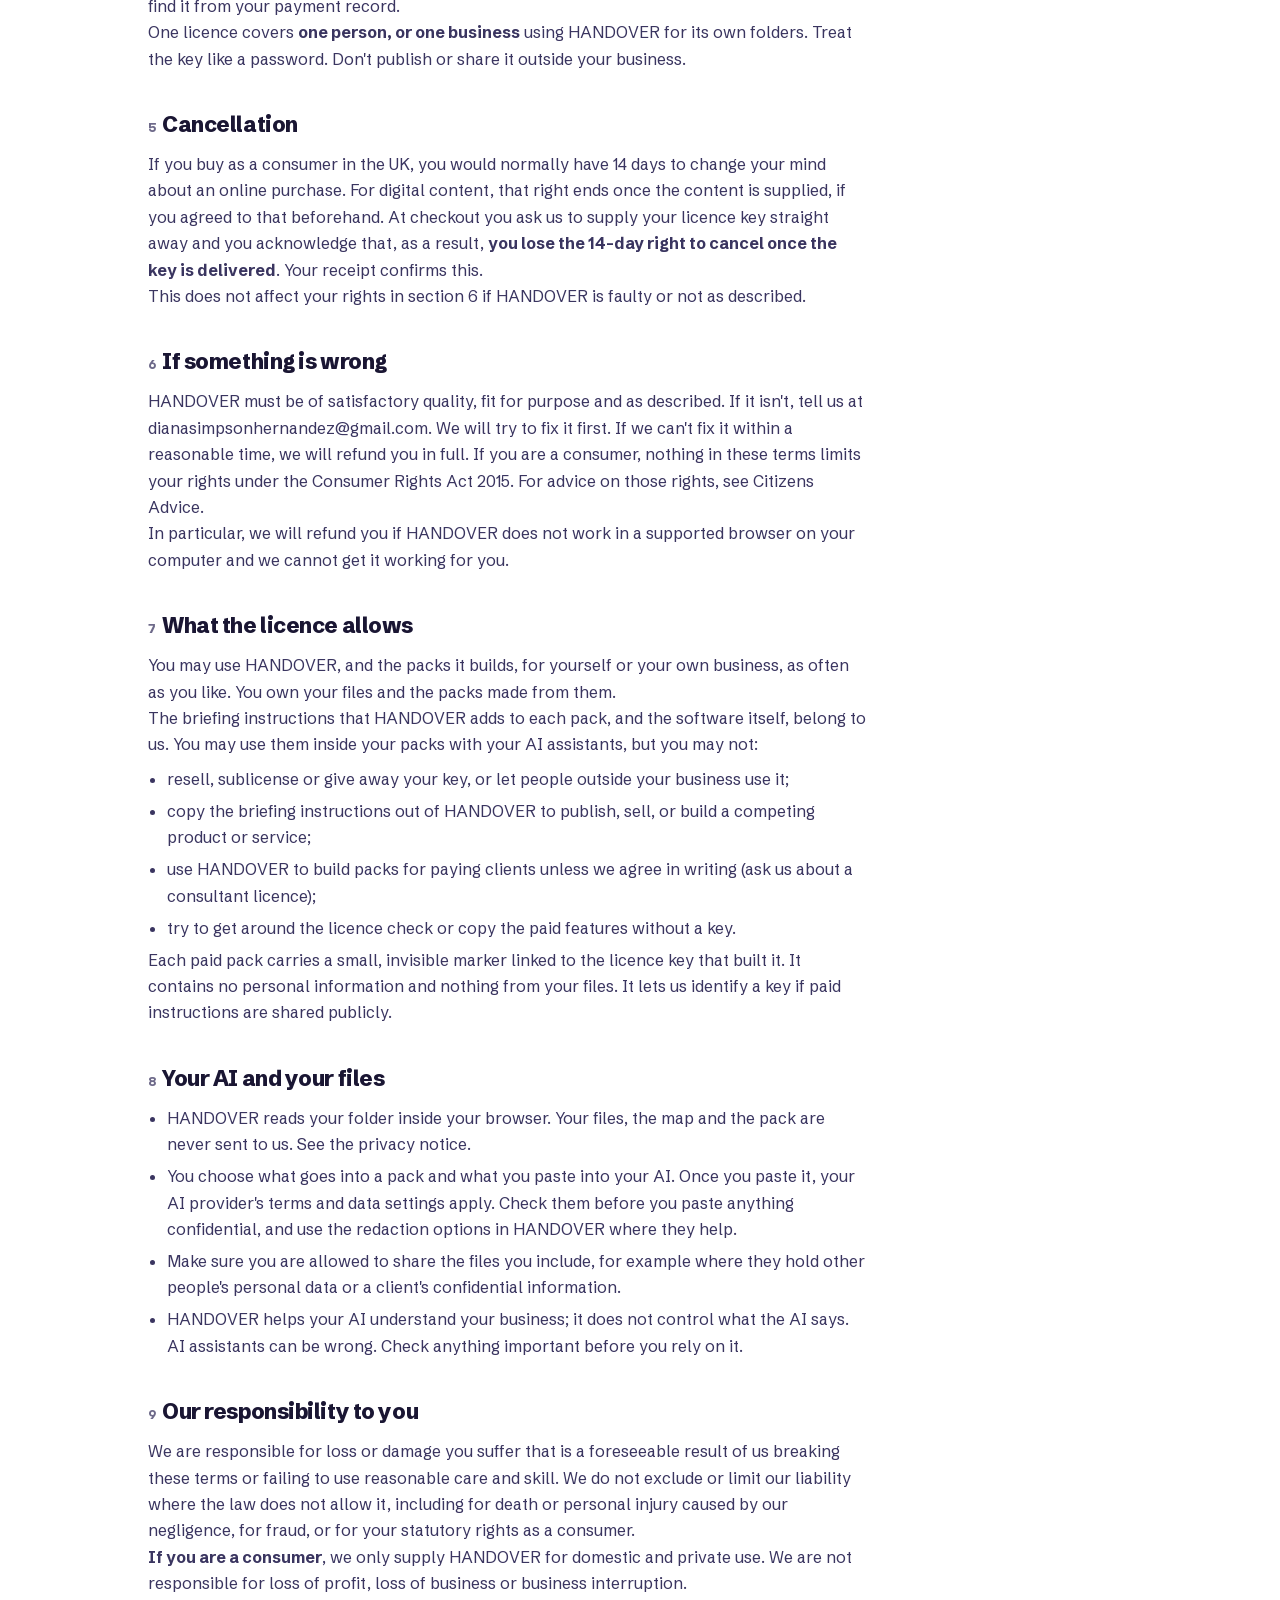
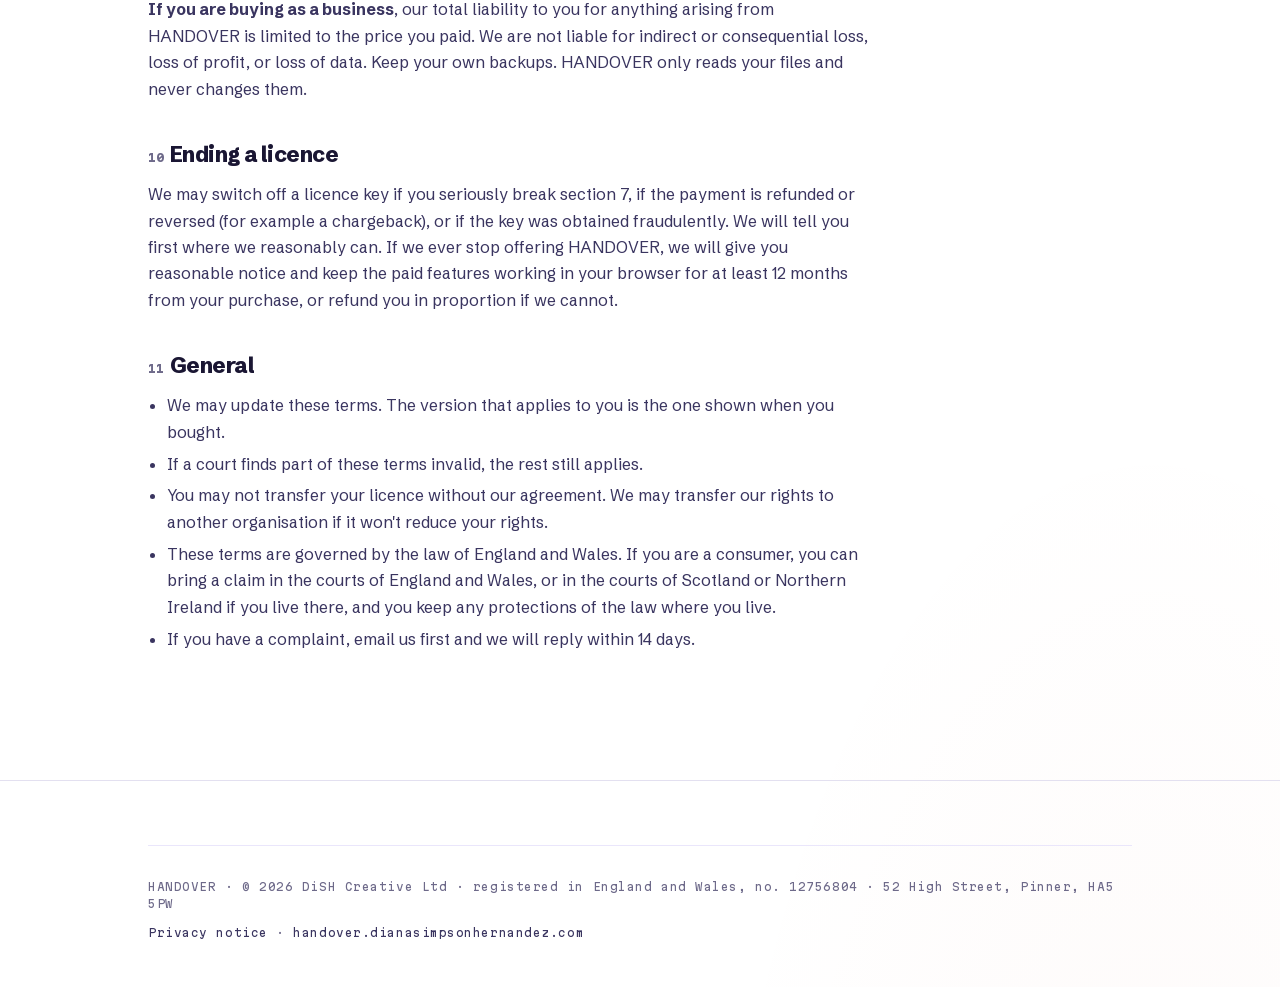
<file: terms/index.html>
<!DOCTYPE html>
<html lang="en">
<head>
<meta charset="UTF-8">
<meta name="viewport" content="width=device-width, initial-scale=1.0">
<title>HANDOVER — terms of sale</title>
<meta name="description" content="The terms for buying and using HANDOVER, in plain words.">
<link rel="icon" href="/favicon.ico">
<link rel="stylesheet" href="/assets/css/main.css">
<link rel="stylesheet" href="/assets/css/handover.css">
<style>
  .legal { max-width: 72ch; }
  .legal h2 { font-size: 1.35rem; letter-spacing: -0.02em; margin: 2.25rem 0 0.6rem; }
  .legal p, .legal li { color: var(--ink-soft); font-size: 16px; line-height: 1.65; }
  .legal ul, .legal ol { margin: 0.5rem 0 0 1.2rem; }
  .legal li { margin: 0.35rem 0; }
  .legal .n { font-family: var(--font-mono); font-size: 0.7rem; color: var(--muted); margin-right: 0.4rem; }
  .callout { border-left: 3px solid var(--accent); padding: 0.75rem 1rem; background: var(--paper-2, rgba(0,0,0,0.03)); margin: 1rem 0; }
  .toc { columns: 2; column-gap: 2rem; font-size: 15px; margin-top: 1rem; }
  .toc a { color: var(--ink-soft); }
  @media (max-width: 560px) { .toc { columns: 1; } }
</style>
</head>
<body>
<!-- DRAFT 10 Nov 2026 for Diana's approval. Not legal advice. Written for UK consumer law (Consumer Rights Act 2015; Consumer Contracts Regulations 2013). -->
<nav class="nav"><div class="nav-inner">
  <a href="/" class="nav-mark"><b>HANDOVER</b> <span>by Diana Simpson Hernandez</span></a>
  <ul class="nav-links"><li><a href="/app/">Open the app</a></li></ul>
</div></nav>

<main class="wrap">
  <header class="app-head">
    <div class="eyebrow">HANDOVER · terms of sale</div>
    <h1>One payment. Yours to use.</h1>
    <p>These terms cover buying and using HANDOVER. They are written to be read. Last updated <span>10 November 2026</span>.</p>
  </header>

  <article class="legal">
    <div class="callout">
      <p style="margin:0"><strong>The short version.</strong> You pay $99 once. You get a licence key that unlocks the full HANDOVER pack builder in your browser. Your files never leave your computer. Because the key works the moment you receive it, you agree at checkout that your 14-day cancellation right ends when we deliver it. Your legal rights if HANDOVER doesn't work as described are not affected.</p>
    </div>

    <nav class="toc" aria-label="Contents">
      <div><a href="#who">1. Who we are</a></div>
      <div><a href="#what">2. What you are buying</a></div>
      <div><a href="#price">3. Price and payment</a></div>
      <div><a href="#key">4. Your licence key</a></div>
      <div><a href="#cancel">5. Cancellation</a></div>
      <div><a href="#faulty">6. If something is wrong</a></div>
      <div><a href="#licence">7. What the licence allows</a></div>
      <div><a href="#ai">8. Your AI and your files</a></div>
      <div><a href="#liability">9. Our responsibility to you</a></div>
      <div><a href="#ending">10. Ending a licence</a></div>
      <div><a href="#general">11. General</a></div>
    </nav>

    <h2 id="who"><span class="n">1</span>Who we are</h2>
    <p>HANDOVER is sold by <strong>DiSH Creative Ltd</strong>, a company registered in England and Wales (company number 12756804, registered office 52 High Street, Pinner, Middlesex, HA5 5PW). Contact us at <a href="mailto:dianasimpsonhernandez@gmail.com">dianasimpsonhernandez@gmail.com</a>. In these terms "we" and "us" means DiSH Creative Ltd, and "you" means the person or business buying HANDOVER.</p>

    <h2 id="what"><span class="n">2</span>What you are buying</h2>
    <p>HANDOVER is a web tool that runs in your browser. It reads a folder you choose, maps what is in it, and builds a briefing pack you paste into an AI assistant (such as Claude, ChatGPT or Gemini) so it understands how your business works.</p>
    <ul>
      <li>The <strong>free version</strong> builds the map and a basic pack. No payment and no account.</li>
      <li>The <strong>paid licence</strong> unlocks the full pack: the tailored briefing instructions, every target AI, and splitting for large folders.</li>
    </ul>
    <p>The licence includes the version of HANDOVER available when you buy and any updates we release for it. It is not a subscription and there is nothing to renew. To use HANDOVER you need a recent desktop browser (Chrome, Edge, Safari or Firefox) and your own account with an AI provider, which we do not supply.</p>

    <h2 id="price"><span class="n">3</span>Price and payment</h2>
    <p>The price is <strong>$99 (US dollars), paid once</strong>, as shown at checkout. Any tax that applies is shown before you pay. Your bank may convert the amount and charge its own fees. Payment is processed by Stripe; we never see your card details. Your purchase may be <strong>sold through Onelink</strong> (Stripe's Link), acting as merchant of record: Onelink then charges you, works out and pays any VAT or sales tax due where you live, and sends your receipt, and your card statement shows <code>LINK.COM*</code>. Onelink's own payment terms apply to the payment; these terms apply to HANDOVER and your licence. Discount codes, where offered, are applied at checkout and cannot be exchanged for cash.</p>
    <p>The contract between us starts when your payment is confirmed. Stripe emails you a receipt.</p>

    <h2 id="key"><span class="n">4</span>Your licence key</h2>
    <p>After payment you are shown a licence key (it looks like <code>HX-XXXX-XXXX-XXXX</code>) and it is saved in your browser. Keep a copy. If you lose it, email us from the address you paid with and we will find it from your payment record.</p>
    <p>One licence covers <strong>one person, or one business</strong> using HANDOVER for its own folders. Treat the key like a password. Don't publish or share it outside your business.</p>

    <h2 id="cancel"><span class="n">5</span>Cancellation</h2>
    <p>If you buy as a consumer in the UK, you would normally have 14 days to change your mind about an online purchase. For digital content, that right ends once the content is supplied, if you agreed to that beforehand. At checkout you ask us to supply your licence key straight away and you acknowledge that, as a result, <strong>you lose the 14-day right to cancel once the key is delivered</strong>. Your receipt confirms this.</p>
    <p>This does not affect your rights in section 6 if HANDOVER is faulty or not as described.</p>

    <h2 id="faulty"><span class="n">6</span>If something is wrong</h2>
    <p>HANDOVER must be of satisfactory quality, fit for purpose and as described. If it isn't, tell us at <a href="mailto:dianasimpsonhernandez@gmail.com">dianasimpsonhernandez@gmail.com</a>. We will try to fix it first. If we can't fix it within a reasonable time, we will refund you in full. If you are a consumer, nothing in these terms limits your rights under the Consumer Rights Act 2015. For advice on those rights, see <a href="https://www.citizensadvice.org.uk/consumer/">Citizens Advice</a>.</p>
    <p>In particular, we will refund you if HANDOVER does not work in a supported browser on your computer and we cannot get it working for you.</p>

    <h2 id="licence"><span class="n">7</span>What the licence allows</h2>
    <p>You may use HANDOVER, and the packs it builds, for yourself or your own business, as often as you like. You own your files and the packs made from them.</p>
    <p>The briefing instructions that HANDOVER adds to each pack, and the software itself, belong to us. You may use them inside your packs with your AI assistants, but you may not:</p>
    <ul>
      <li>resell, sublicense or give away your key, or let people outside your business use it;</li>
      <li>copy the briefing instructions out of HANDOVER to publish, sell, or build a competing product or service;</li>
      <li>use HANDOVER to build packs for paying clients unless we agree in writing (ask us about a consultant licence);</li>
      <li>try to get around the licence check or copy the paid features without a key.</li>
    </ul>
    <p>Each paid pack carries a small, invisible marker linked to the licence key that built it. It contains no personal information and nothing from your files. It lets us identify a key if paid instructions are shared publicly.</p>

    <h2 id="ai"><span class="n">8</span>Your AI and your files</h2>
    <ul>
      <li>HANDOVER reads your folder inside your browser. Your files, the map and the pack are never sent to us. See the <a href="/privacy/">privacy notice</a>.</li>
      <li>You choose what goes into a pack and what you paste into your AI. Once you paste it, your AI provider's terms and data settings apply. Check them before you paste anything confidential, and use the redaction options in HANDOVER where they help.</li>
      <li>Make sure you are allowed to share the files you include, for example where they hold other people's personal data or a client's confidential information.</li>
      <li>HANDOVER helps your AI understand your business; it does not control what the AI says. AI assistants can be wrong. Check anything important before you rely on it.</li>
    </ul>

    <h2 id="liability"><span class="n">9</span>Our responsibility to you</h2>
    <p>We are responsible for loss or damage you suffer that is a foreseeable result of us breaking these terms or failing to use reasonable care and skill. We do not exclude or limit our liability where the law does not allow it, including for death or personal injury caused by our negligence, for fraud, or for your statutory rights as a consumer.</p>
    <p><strong>If you are a consumer</strong>, we only supply HANDOVER for domestic and private use. We are not responsible for loss of profit, loss of business or business interruption.</p>
    <p><strong>If you are buying as a business</strong>, our total liability to you for anything arising from HANDOVER is limited to the price you paid. We are not liable for indirect or consequential loss, loss of profit, or loss of data. Keep your own backups. HANDOVER only reads your files and never changes them.</p>

    <h2 id="ending"><span class="n">10</span>Ending a licence</h2>
    <p>We may switch off a licence key if you seriously break section 7, if the payment is refunded or reversed (for example a chargeback), or if the key was obtained fraudulently. We will tell you first where we reasonably can. If we ever stop offering HANDOVER, we will give you reasonable notice and keep the paid features working in your browser for at least 12 months from your purchase, or refund you in proportion if we cannot.</p>

    <h2 id="general"><span class="n">11</span>General</h2>
    <ul>
      <li>We may update these terms. The version that applies to you is the one shown when you bought.</li>
      <li>If a court finds part of these terms invalid, the rest still applies.</li>
      <li>You may not transfer your licence without our agreement. We may transfer our rights to another organisation if it won't reduce your rights.</li>
      <li>These terms are governed by the law of England and Wales. If you are a consumer, you can bring a claim in the courts of England and Wales, or in the courts of Scotland or Northern Ireland if you live there, and you keep any protections of the law where you live.</li>
      <li>If you have a complaint, email us first and we will reply within 14 days.</li>
    </ul>
  </article>
</main>

<footer class="footer">
  <div class="wrap">
    <div class="footer-meta" style="margin-top:0;flex-wrap:wrap;gap:0.75rem">
      <span>HANDOVER · © 2026 DiSH Creative Ltd · registered in England and Wales, no. 12756804 · 52 High Street, Pinner, HA5 5PW</span>
      <span><a href="/privacy/">Privacy notice</a> · <a href="/">handover.dianasimpsonhernandez.com</a></span>
    </div>
  </div>
</footer>
</body>
</html>
</file>
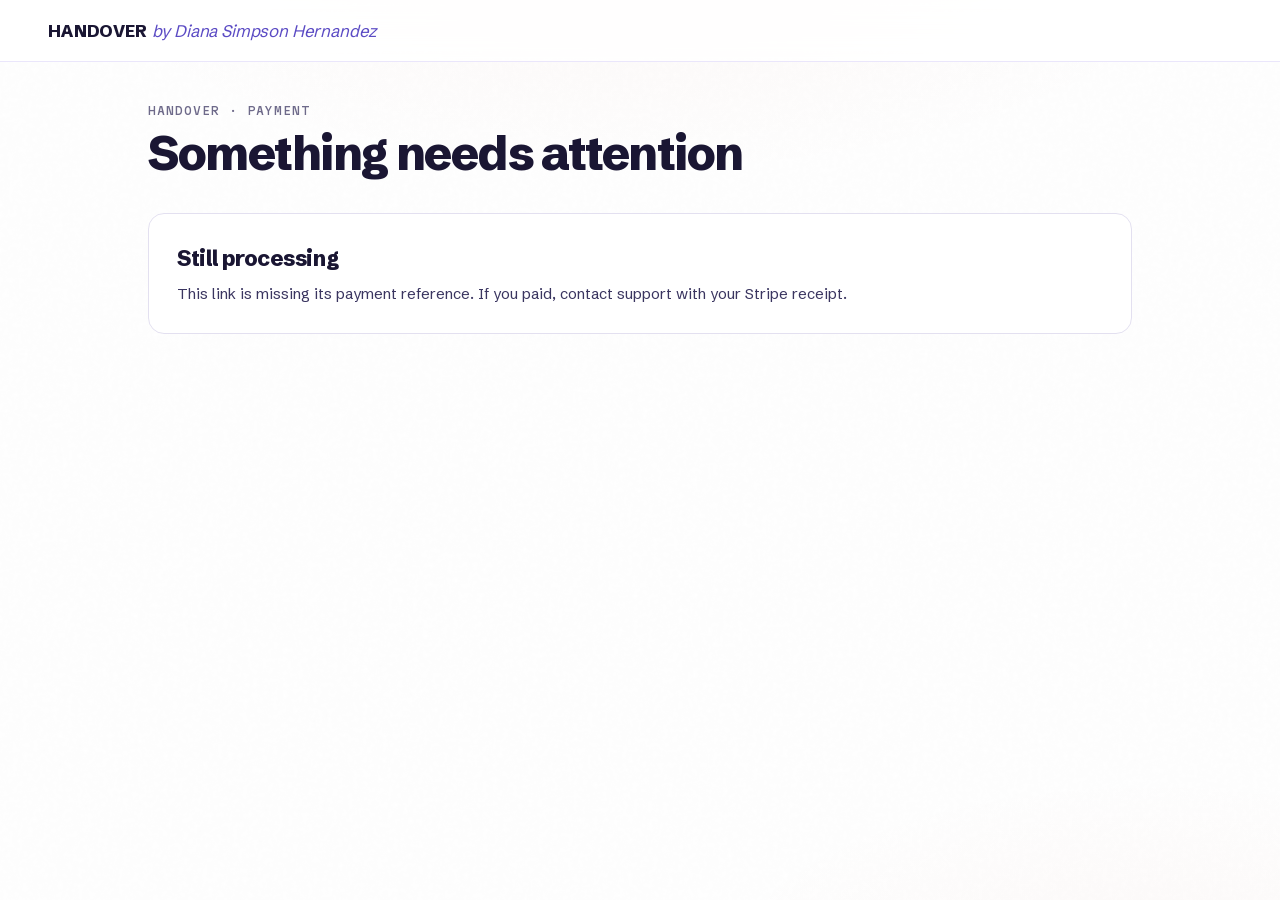
<file: checkout/return/index.html>
<!DOCTYPE html>
<html lang="en">
<head>
<meta charset="UTF-8">
<meta name="viewport" content="width=device-width, initial-scale=1.0">
<title>HANDOVER — your licence</title>
<meta name="robots" content="noindex">
<meta name="referrer" content="no-referrer">
<link rel="icon" href="/favicon.ico">
<link rel="stylesheet" href="/assets/css/main.css">
<link rel="stylesheet" href="/assets/css/handover.css">
<style>
  #ok h2 { line-height: 1.15; }
  .next-steps { margin: 1.25rem 0 0 1.2rem; color: var(--ink-soft); font-size: 15px; }
  .next-steps li { padding: 0.2rem 0; }
  .key { font-family: var(--font-mono); font-size: clamp(1.1rem, 4vw, 1.7rem); letter-spacing: 0.08em; padding: 1rem 1.25rem;
         background: var(--paper-warm); border-radius: 12px; overflow-wrap: anywhere; margin: 1rem 0; }
</style>
</head>
<body>
<nav class="nav"><div class="nav-inner">
  <a href="/" class="nav-mark"><b>HANDOVER</b> <span>by Diana Simpson Hernandez</span></a>
</div></nav>
<main class="wrap">
  <header class="app-head">
    <div class="eyebrow">HANDOVER · payment</div>
    <h1 id="title">Confirming your payment…</h1>
  </header>
  <section class="card" id="ok" hidden>
    <h2>Thank you. HANDOVER is yours.</h2>
    <p>Here's your licence key. Think of it as the keys to the office: it's already saved in this browser, and it works anywhere you paste it.</p>
    <div class="key" id="key"></div>
    <div class="row">
      <button class="btn" id="copy" type="button">Copy key</button>
      <a class="btn btn-primary" href="/app/">Build my full pack <span class="arrow">→</span></a>
    </div>
    <ol class="next-steps">
      <li>Build your pack.</li>
      <li>Paste it into your new AI.</li>
      <li>Let it read the room. It will write your Knowledge Blueprint and the instructions it needs to keep working the way you do.</li>
    </ol>
    <p class="hx-note" style="margin-top:1rem">Your files stayed on your computer the whole time. Stripe has emailed your receipt, and your key is recorded against your payment in case you ever lose it. As you agreed at checkout, your key has now been delivered, so the 14-day cancellation right has ended; your rights if anything is faulty are unaffected (<a href="/terms/">Terms of sale</a>). Need help? <a href="mailto:dianasimpsonhernandez@gmail.com">dianasimpsonhernandez@gmail.com</a>.</p>
  </section>
  <section class="card" id="wait" hidden>
    <h2>Still processing</h2>
    <p id="waitMsg">Your payment has not completed yet. This page checks again automatically.</p>
  </section>
</main>
<script src="/js/config.js"></script>
<script src="/js/return.js"></script>
</body>
</html>
</file>
<file: assets/css/main.css>
/* ============================================
   DIANA SIMPSON HERNANDEZ — DESIGN SYSTEM
   Editorial · Minimal · AI-Native
   ============================================ */

@import url('/assets/fonts/fonts.css');

:root {
  --font-display: 'Schibsted Grotesk', system-ui, sans-serif;
  --font-body: 'Schibsted Grotesk', -apple-system, sans-serif;
  --font-mono: 'Martian Mono', ui-monospace, monospace;

  --paper: #ffffff;
  --paper-warm: #F2EFFB;
  --ink: #1A1633;
  --ink-soft: #3A3560;
  --muted: #6E6A8A;
  --rule: #E3E0F0;
  --rule-soft: #EAE6FB;
  --accent: #5B4BC4; --coral: #F96167; --coral-ink: #B3252B; --violet: #8A7BE8; --pop: #D9D1FF;
  --accent-soft: #EAE6FB;

  --max-w: 1280px;
  --gutter: clamp(1.25rem, 4vw, 3rem);
  --ease: cubic-bezier(0.2, 0.6, 0.2, 1);
}

* { box-sizing: border-box; margin: 0; padding: 0; }

html {
  scroll-behavior: smooth;
  -webkit-font-smoothing: antialiased;
  -moz-osx-font-smoothing: grayscale;
}

body {
  font-family: var(--font-body);
  font-weight: 400;
  font-size: 17px;
  line-height: 1.55;
  color: var(--ink);
  background: var(--paper);
  background-image:
    radial-gradient(ellipse 80% 50% at 50% -10%, rgba(200,70,44,0.04), transparent 60%),
    radial-gradient(ellipse 60% 40% at 90% 110%, rgba(200,70,44,0.03), transparent 60%);
  min-height: 100vh;
  overflow-x: hidden;
}

body::before {
  content: '';
  position: fixed;
  inset: 0;
  pointer-events: none;
  z-index: 1;
  opacity: 0.4;
  background-image: url("data:image/svg+xml,%3Csvg viewBox='0 0 200 200' xmlns='http://www.w3.org/2000/svg'%3E%3Cfilter id='n'%3E%3CfeTurbulence type='fractalNoise' baseFrequency='0.9' numOctaves='2'/%3E%3CfeColorMatrix values='0 0 0 0 0.1, 0 0 0 0 0.1, 0 0 0 0 0.1, 0 0 0 0.05 0'/%3E%3C/filter%3E%3Crect width='100%25' height='100%25' filter='url(%23n)'/%3E%3C/svg%3E");
  mix-blend-mode: multiply;
}

a { color: inherit; text-decoration: none; }

.container {
  max-width: var(--max-w);
  margin: 0 auto;
  padding: 0 var(--gutter);
  position: relative;
  z-index: 2;
}

.eyebrow {
  font-family: var(--font-mono);
  font-size: 11px;
  font-weight: 500;
  letter-spacing: 0.18em;
  text-transform: uppercase;
  color: var(--muted);
}

.lede {
  font-family: var(--font-display);
  font-weight: 300;
  font-size: clamp(1.25rem, 2.2vw, 1.6rem);
  line-height: 1.35;
  font-style: italic;
  color: var(--ink-soft);
}

/* NAV */
.nav {
  position: sticky;
  top: 0;
  z-index: 100;
  backdrop-filter: blur(12px);
  -webkit-backdrop-filter: blur(12px);
  background: rgba(246, 244, 239, 0.78);
  border-bottom: 1px solid var(--rule-soft);
}
.nav-inner {
  display: flex;
  align-items: center;
  justify-content: space-between;
  padding: 1.1rem var(--gutter);
  max-width: var(--max-w);
  margin: 0 auto;
}
.nav-mark {
  font-family: var(--font-display);
  font-weight: 400;
  font-size: 1.05rem;
  letter-spacing: -0.01em;
}
.nav-mark span { font-style: italic; color: var(--accent); }
.nav-links {
  display: flex;
  gap: 2rem;
  list-style: none;
}
.nav-links a {
  font-size: 14px;
  color: var(--ink-soft);
  position: relative;
  transition: color 0.2s var(--ease);
}
.nav-links a:hover { color: var(--accent); }
.nav-links a::after {
  content: '';
  position: absolute;
  left: 0; bottom: -4px;
  width: 0; height: 1px;
  background: var(--accent);
  transition: width 0.3s var(--ease);
}
.nav-links a:hover::after { width: 100%; }
@media (max-width: 720px) {
  .nav-links { display: none; }
}

/* BUTTONS */
.btn {
  display: inline-flex;
  align-items: center;
  gap: 0.5rem;
  padding: 0.75rem 1.4rem;
  border: 1px solid var(--ink);
  border-radius: 999px;
  font-size: 14px;
  font-weight: 500;
  background: transparent;
  color: var(--ink);
  cursor: pointer;
  transition: all 0.25s var(--ease);
  font-family: var(--font-body);
}
.btn:hover {
  background: var(--ink);
  color: var(--paper);
  transform: translateY(-1px);
}
.btn-primary {
  background: var(--ink);
  color: var(--paper);
}
.btn-primary:hover {
  background: var(--accent);
  border-color: var(--accent);
}
.btn .arrow { transition: transform 0.25s var(--ease); }
.btn:hover .arrow { transform: translateX(3px); }

/* FOOTER */
.footer {
  margin-top: 8rem;
  padding: 4rem 0 3rem;
  border-top: 1px solid var(--rule);
}
.footer-grid {
  display: grid;
  grid-template-columns: 2fr 1fr 1fr 1fr;
  gap: 3rem;
}
@media (max-width: 720px) {
  .footer-grid { grid-template-columns: 1fr 1fr; gap: 2rem; }
  .footer-grid > * { min-width: 0; }
}
@media (max-width: 480px) {
  .footer-grid { grid-template-columns: 1fr; }
}
.footer h4 {
  font-family: var(--font-mono);
  font-size: 11px;
  font-weight: 500;
  letter-spacing: 0.18em;
  text-transform: uppercase;
  color: var(--muted);
  margin-bottom: 1rem;
}
.footer ul { list-style: none; }
.footer li { margin-bottom: 0.6rem; font-size: 14px; }
.footer a { color: var(--ink-soft); transition: color 0.2s; }
.footer a:hover { color: var(--accent); }
.footer-mark {
  font-family: var(--font-display);
  font-size: 2rem;
  font-weight: 300;
  letter-spacing: -0.02em;
  margin-bottom: 1rem;
}
.footer-mark span { font-style: italic; color: var(--accent); }
.footer-meta {
  display: flex;
  justify-content: space-between;
  margin-top: 3rem;
  padding-top: 2rem;
  border-top: 1px solid var(--rule-soft);
  font-family: var(--font-mono);
  font-size: 11px;
  color: var(--muted);
  letter-spacing: 0.05em;
}

/* ANIMATIONS */
@keyframes rise {
  from { opacity: 0; transform: translateY(24px); }
  to { opacity: 1; transform: translateY(0); }
}
.reveal { opacity: 0; animation: rise 0.9s var(--ease) forwards; }
.reveal-1 { animation-delay: 0.05s; }
.reveal-2 { animation-delay: 0.18s; }
.reveal-3 { animation-delay: 0.32s; }
.reveal-4 { animation-delay: 0.46s; }
.reveal-5 { animation-delay: 0.6s; }

.fade-up {
  opacity: 0;
  transform: translateY(30px);
  transition: opacity 0.8s var(--ease), transform 0.8s var(--ease);
}
.fade-up.in-view {
  opacity: 1;
  transform: translateY(0);
}

::selection { background: var(--accent); color: var(--paper); }

/* ── v2 register overrides (Schibsted Grotesk + Martian Mono) ── */
h1, h2, h3, .hero h1 { font-weight: 800; font-variation-settings: normal; letter-spacing: -0.03em; }
.hero h1 em, h2 em, h3 em, em { font-style: normal; font-weight: 800; color: var(--accent); }
.eyebrow, .tag, .framework-num, .framework-meta, .filter-pill, .filter-count, .hero-meta { font-family: var(--font-mono); font-size: 0.7rem; letter-spacing: 0.09em; }
</file>
<file: assets/css/handover.css>
/* HANDOVER — product styles on top of the DSH design system (main.css). Tokens only from main.css. */
.wrap { max-width: 1080px; margin: 0 auto; padding: 0 var(--gutter); position: relative; z-index: 2; }
.nav-mark b { font-weight: 800; letter-spacing: 0.02em; }
.nav { background: rgba(255, 255, 255, 0.82); }

/* hero */
.hx-hero { padding: clamp(3rem, 9vh, 6.5rem) 0 clamp(2.5rem, 6vh, 4rem); }
.hx-hero h1 { font-size: clamp(2.4rem, 6.4vw, 5.2rem); line-height: 0.95; margin: 1rem 0 1.5rem; max-width: 14ch; }
.hx-hero p.lead { font-size: clamp(1.05rem, 1.6vw, 1.25rem); color: var(--ink-soft); max-width: 46ch; line-height: 1.55; }
.hx-cta { display: flex; flex-wrap: wrap; gap: 0.75rem; margin-top: 2rem; align-items: center; }
.hx-note { font-family: var(--font-mono); font-size: 0.7rem; letter-spacing: 0.06em; color: var(--muted); }

/* sections */
.hx-section { padding: clamp(2.5rem, 7vh, 4.5rem) 0; border-top: 1px solid var(--rule); }
.hx-section h2 { font-size: clamp(1.7rem, 3.4vw, 2.6rem); line-height: 1.05; margin: 0.75rem 0 1.5rem; max-width: 22ch; }
.hx-steps { display: grid; grid-template-columns: repeat(auto-fit, minmax(210px, 1fr)); gap: 1rem; counter-reset: s; }
.hx-step { border: 1px solid var(--rule); border-radius: 14px; padding: 1.25rem; background: var(--paper); }
.hx-step::before { counter-increment: s; content: "0" counter(s); font-family: var(--font-mono); font-size: 0.72rem;
  color: var(--accent); letter-spacing: 0.08em; display: block; margin-bottom: 0.75rem; }
.hx-step h3 { font-size: 1.1rem; letter-spacing: -0.01em; margin-bottom: 0.4rem; }
.hx-step p { font-size: 15px; color: var(--ink-soft); }
.hx-promise { background: var(--paper-warm); border-radius: 16px; padding: clamp(1.25rem, 3vw, 2rem);
  font-size: clamp(1.1rem, 2vw, 1.45rem); line-height: 1.4; font-weight: 600; max-width: 40ch; }
.hx-price { display: flex; flex-wrap: wrap; gap: 1rem; align-items: stretch; }
.hx-tier { flex: 1 1 260px; border: 1px solid var(--rule); border-radius: 16px; padding: 1.5rem; }
.hx-tier.pro { border-color: var(--ink); }
.hx-tier .amt { font-size: 2.2rem; font-weight: 800; letter-spacing: -0.03em; margin: 0.5rem 0; }
.hx-tier ul { list-style: none; margin: 1rem 0 1.25rem; font-size: 15px; color: var(--ink-soft); }
.hx-tier li { padding: 0.35rem 0; border-bottom: 1px solid var(--rule-soft); }

/* app */
.app-head { padding: 2.5rem 0 1.5rem; }
.app-head h1 { font-size: clamp(1.9rem, 4.4vw, 3rem); line-height: 1; margin: 0.6rem 0 0.75rem; }
.app-head p { color: var(--ink-soft); max-width: 60ch; }
.stepper { display: flex; gap: 0.5rem; flex-wrap: wrap; margin: 1.25rem 0 1.5rem; }
.stepper span { font-family: var(--font-mono); font-size: 0.68rem; letter-spacing: 0.08em; padding: 0.4rem 0.7rem;
  border-radius: 999px; border: 1px solid var(--rule); color: var(--muted); }
.stepper span.on { border-color: var(--ink); color: var(--ink); }
.stepper span.done { background: var(--accent-soft); border-color: var(--accent-soft); color: var(--accent); }
.card { border: 1px solid var(--rule); border-radius: 16px; padding: clamp(1rem, 2.6vw, 1.75rem); background: var(--paper);
  margin-bottom: 1.25rem; min-width: 0; }
.card h2 { font-size: 1.35rem; letter-spacing: -0.02em; margin-bottom: 0.4rem; }
.card > p { color: var(--ink-soft); font-size: 15px; }
.card > p.hx-note { font-size: 0.7rem; color: var(--muted); } /* keep fine print small inside cards (checkout) */
.drop { display: block; border: 1.5px dashed var(--violet); border-radius: 14px; padding: clamp(1.5rem, 5vw, 3rem); text-align: center;
  background: var(--paper-warm); margin-top: 1rem; }
.drop.over { background: var(--accent-soft); }
.drop input { display: none; }
.privacy-line { display: flex; gap: 0.6rem; align-items: flex-start; font-size: 14px; color: var(--ink-soft); margin-top: 1rem; }
.privacy-line::before { content: ""; flex: 0 0 8px; height: 8px; margin-top: 0.45rem; border-radius: 50%; background: var(--coral); }
.progress { height: 6px; border-radius: 99px; background: var(--rule-soft); overflow: hidden; margin: 1rem 0 0.5rem; }
.progress i { display: block; height: 100%; width: 0; background: var(--accent); transition: width 0.3s var(--ease); }
.status { font-family: var(--font-mono); font-size: 0.72rem; color: var(--muted); letter-spacing: 0.04em; min-height: 1.2em; }
.kpis { display: grid; grid-template-columns: repeat(auto-fit, minmax(120px, 1fr)); gap: 0.6rem; margin: 1rem 0; }
.kpi { border: 1px solid var(--rule); border-radius: 12px; padding: 0.7rem 0.85rem; }
.kpi b { display: block; font-size: 1.5rem; font-weight: 800; letter-spacing: -0.02em; }
.kpi span { font-family: var(--font-mono); font-size: 0.62rem; letter-spacing: 0.08em; color: var(--muted); text-transform: uppercase; }
.row { display: flex; flex-wrap: wrap; gap: 0.75rem; align-items: center; }
.field { display: flex; flex-direction: column; gap: 0.35rem; flex: 1 1 220px; min-width: 0; }
.field label, .lbl { font-family: var(--font-mono); font-size: 0.66rem; letter-spacing: 0.08em; text-transform: uppercase; color: var(--muted); }
select, textarea, input[type=text] { font: inherit; font-size: 15px; padding: 0.6rem 0.75rem; border: 1px solid var(--rule);
  border-radius: 10px; background: #fff; color: var(--ink); width: 100%; min-width: 0; }
textarea { min-height: 4.5rem; resize: vertical; }
.check { display: flex; gap: 0.5rem; align-items: center; font-size: 15px; }
.chips { display: flex; flex-wrap: wrap; gap: 0.4rem; }
.chip { display: inline-flex; gap: 0.4rem; align-items: center; padding: 0.35rem 0.7rem; border: 1px solid var(--rule);
  border-radius: 999px; font-size: 13px; cursor: pointer; user-select: none; }
.chip input { accent-color: var(--accent); }
details.sec { border-top: 1px solid var(--rule-soft); padding: 0.75rem 0; }
details.sec summary { cursor: pointer; display: flex; justify-content: space-between; gap: 1rem; font-weight: 600; list-style: none; }
details.sec summary::-webkit-details-marker { display: none; }
details.sec summary .n { font-family: var(--font-mono); font-size: 0.7rem; color: var(--muted); white-space: nowrap; }
.items { list-style: none; margin-top: 0.6rem; }
.items li { display: flex; gap: 0.6rem; padding: 0.45rem 0; border-bottom: 1px solid var(--rule-soft); font-size: 14px; min-width: 0; }
.items li input { margin-top: 0.25rem; accent-color: var(--accent); flex: 0 0 auto; }
.items li div { min-width: 0; overflow-wrap: anywhere; }
.items li small { display: block; font-family: var(--font-mono); font-size: 0.66rem; color: var(--muted); margin-top: 0.15rem; }
.more { margin-top: 0.5rem; font-size: 13px; color: var(--accent); background: none; border: 0; cursor: pointer; font-family: inherit; }
.part { border: 1px solid var(--rule); border-radius: 12px; padding: 1rem; margin-top: 0.85rem; }
.part pre { font-family: var(--font-mono); font-size: 11.5px; line-height: 1.55; max-height: 280px; overflow: auto; white-space: pre-wrap;
  overflow-wrap: anywhere; background: var(--paper-warm); border-radius: 8px; padding: 0.85rem; margin: 0.75rem 0; }
.unlock { background: var(--ink); color: var(--paper); border-radius: 16px; padding: clamp(1.25rem, 3vw, 2rem); margin-top: 1rem; }
.unlock h3 { font-size: 1.4rem; margin-bottom: 0.4rem; }
.unlock p { color: rgba(255, 255, 255, 0.78); font-size: 15px; max-width: 52ch; }
.unlock .btn { border-color: var(--paper); color: var(--paper); }
.unlock .btn-primary { background: var(--coral); border-color: var(--coral); color: #fff; }
.unlock input[type=text] { background: rgba(255, 255, 255, 0.08); border-color: rgba(255, 255, 255, 0.25); color: #fff; }
.next ol { margin: 0.75rem 0 0 1.2rem; color: var(--ink-soft); font-size: 15px; }
.next li { padding: 0.25rem 0; }
.hidden { display: none !important; }
iframe.map { width: 100%; height: 760px; border: 1px solid var(--rule); border-radius: 12px; background: #fff; margin-top: 1rem; }
.btn:disabled { opacity: 0.4; cursor: not-allowed; transform: none; }
@media (max-width: 560px) { .btn { padding: 0.7rem 1.1rem; } iframe.map { height: 560px; } }
.card { scroll-margin-top: 84px; }

/* scan progress panel */
.run { margin-top: 1.25rem; border: 1px solid var(--rule); border-radius: 14px; padding: 1.25rem 1.4rem; background: linear-gradient(180deg, var(--paper-warm), #fff 70%); }
.run-head { display: flex; justify-content: space-between; gap: 1rem; align-items: flex-start; }
.run-head h3 { margin: .35rem 0 0; font-size: clamp(1.25rem, 2.4vw, 1.7rem); letter-spacing: -0.02em; }
.run-bar { height: 10px; border-radius: 99px; background: var(--rule-soft); margin: 1rem 0 .55rem; overflow: hidden; position: relative; }
.run-bar i { position: absolute; inset: 0 auto 0 0; width: 0; border-radius: 99px; background: linear-gradient(90deg, var(--accent), var(--violet)); transition: width .3s var(--ease); }
.run-bar.busy i { width: 35% !important; animation: run-slide 1.3s ease-in-out infinite; }
@keyframes run-slide { from { left: -35%; } to { left: 100%; } }
.run-meta { display: flex; justify-content: space-between; gap: 1rem; flex-wrap: wrap; font-size: 15px; color: var(--ink-soft); }
.run-meta b { color: var(--ink); }
.run-file { margin-top: .4rem; min-height: 1.3em; font-family: var(--font-mono); font-size: 12px; color: var(--muted); white-space: nowrap; overflow: hidden; text-overflow: ellipsis; }
.run-steps { list-style: none; margin: 1rem 0 .75rem; padding: 0; display: grid; gap: .45rem; }
.run-steps li { position: relative; padding-left: 1.9rem; font-size: 15px; color: var(--muted); }
.run-steps li::before { content: ""; position: absolute; left: 0; top: .1rem; width: 1.15rem; height: 1.15rem; border-radius: 50%; border: 2px solid var(--rule); box-sizing: border-box; }
.run-steps li.on { color: var(--ink); font-weight: 650; }
.run-steps li.on::before { border-color: var(--accent); border-right-color: transparent; animation: run-spin .8s linear infinite; }
.run-steps li.done { color: var(--ink-soft); }
.run-steps li.done::before { content: "✓"; border: 0; background: #2E9E6B; color: #fff; font-size: .72rem; font-weight: 800; display: grid; place-items: center; }
.run-steps li.skip { opacity: .45; }
.run-steps li .sub { display: block; font-weight: 400; font-size: 13.5px; color: var(--accent); margin-top: 2px; }
@keyframes run-spin { to { transform: rotate(360deg); } }
@media (prefers-reduced-motion: reduce) { .run-steps li.on::before, .run-bar.busy i { animation: none; } }
</file>
<file: assets/css/demo.css>
/* HANDOVER — hero walkthrough animation. Pure CSS + tiny JS timeline (js/demo.js). No video, no third parties. */
.hx-hero.has-demo { display: grid; grid-template-columns: minmax(0, 1fr) minmax(0, 1.05fr); gap: clamp(1.5rem, 4vw, 3.5rem); align-items: center; }
.hx-hero.has-demo h1 { font-size: clamp(2.3rem, 4.6vw, 4.4rem); }
@media (max-width: 940px) { .hx-hero.has-demo { grid-template-columns: 1fr; } }

.demo { position: relative; }
.demo-stage {
  position: relative; aspect-ratio: 16 / 13; width: 100%; overflow: hidden; border-radius: 14px;
  background: radial-gradient(120% 90% at 85% 0%, var(--pop) 0%, var(--paper-warm) 45%, #fff 100%);
  border: 1px solid var(--rule); box-shadow: 0 30px 60px -30px rgba(42, 27, 94, 0.35);
  font-family: var(--font-body); color: var(--ink);
}
.demo-bar { position: absolute; inset: 0 0 auto 0; height: 34px; display: flex; align-items: center; gap: 6px; padding: 0 12px;
  border-bottom: 1px solid var(--rule); background: rgba(255,255,255,0.75); backdrop-filter: blur(6px); z-index: 5; }
.demo-bar i { width: 9px; height: 9px; border-radius: 50%; background: var(--rule); }
.demo-bar span { margin-left: 8px; font-family: var(--font-mono); font-size: 10.5px; letter-spacing: 0.06em; color: var(--muted); text-transform: uppercase; transition: opacity .4s; }

.sc { position: absolute; inset: 34px 0 0 0; padding: 6% 6% 5%; opacity: 0; visibility: hidden; transition: opacity .55s var(--ease), visibility 0s .55s; }
.sc.on { opacity: 1; visibility: visible; transition: opacity .55s var(--ease); }
.sc.out { opacity: 0; visibility: visible; transition: opacity .45s var(--ease); }
.sc .a { opacity: 0; }
.sc:is(.on,.out) .a { animation: d-in .6s var(--ease) both; animation-delay: var(--d, 0s); }
@keyframes d-in { from { opacity: 0; transform: translateY(10px) scale(.98); } to { opacity: 1; transform: none; } }
@keyframes d-float { 0%,100% { transform: translateY(0); } 50% { transform: translateY(-6px); } }
@keyframes d-blink { 50% { opacity: 0; } }
@keyframes d-draw { to { stroke-dashoffset: 0; } }
@keyframes d-pulse { 0%,100% { box-shadow: 0 0 0 0 rgba(91,75,196,.35); } 50% { box-shadow: 0 0 0 8px rgba(91,75,196,0); } }

/* shared bits */
.chip { position: absolute; display: inline-flex; align-items: center; gap: 7px; padding: 7px 11px; border-radius: 9px; background: #fff;
  border: 1px solid var(--rule); font-size: clamp(10px, 1.15vw, 13px); font-weight: 600; white-space: nowrap; box-shadow: 0 8px 18px -12px rgba(26,22,51,.35); }
.chip b { font-family: var(--font-mono); font-size: .78em; font-weight: 500; color: #fff; background: var(--accent); border-radius: 4px; padding: 2px 5px; }
.chip b.pdf { background: var(--coral); } .chip b.md { background: var(--ink-soft); } .chip b.ai { background: var(--violet); }
.sc:is(.on,.out) .chip.fl { animation: d-in .6s var(--ease) both, d-float 4s ease-in-out infinite; animation-delay: var(--d,0s), calc(var(--d,0s) + .6s); }
.tag { font-family: var(--font-mono); font-size: clamp(9px, .95vw, 11px); letter-spacing: .06em; text-transform: uppercase; color: var(--muted); }
.big { font-weight: 800; letter-spacing: -0.03em; line-height: 1.02; font-size: clamp(1.25rem, 2.6vw, 2.1rem); }
.big em { font-style: normal; color: var(--accent); }

/* chat window */
.chat { position: absolute; inset: 7% 7% 7% 7%; background: #fff; border: 1px solid var(--rule); border-radius: 12px; display: flex; flex-direction: column; overflow: hidden; }
.chat-h { padding: 9px 14px; border-bottom: 1px solid var(--rule); display: flex; justify-content: space-between; align-items: center; }
.chat-b { flex: 1; padding: 14px; display: flex; flex-direction: column; gap: 10px; }
.msg { max-width: 82%; padding: 9px 12px; border-radius: 12px; font-size: clamp(10.5px, 1.2vw, 14px); line-height: 1.45; }
.msg.me { align-self: flex-end; background: var(--accent); color: #fff; border-bottom-right-radius: 4px; }
.msg.ai { align-self: flex-start; background: var(--paper-warm); border-bottom-left-radius: 4px; }
.msg.ai.bad { border: 1px dashed var(--coral); }
.chat-in { margin: 0 12px 12px; padding: 9px 12px; border: 1px solid var(--rule); border-radius: 10px; font-size: 12px; color: var(--muted); display: flex; justify-content: space-between; align-items: center; min-height: 38px; }
.typing::after { content: "▍"; animation: d-blink 1s steps(1) infinite; color: var(--accent); }

/* map */
.map { position: absolute; inset: 7% 9% 24% 9%; }
.map svg { width: 100%; height: 100%; overflow: visible; }
.map line { stroke: var(--violet); stroke-width: 1.6; stroke-dasharray: 260; stroke-dashoffset: 260; opacity: .8; }
.sc:is(.on,.out) .map line { animation: d-draw 1.2s var(--ease) forwards; animation-delay: var(--d, 0s); }
.map circle { fill: #fff; stroke: var(--accent); stroke-width: 2; }
.map .hub { fill: var(--accent); }
.node-l { position: absolute; transform: translate(-50%, -50%); font-family: var(--font-mono); font-size: clamp(8px, .9vw, 10.5px); color: var(--ink-soft); background: rgba(255,255,255,.85); padding: 2px 5px; border-radius: 4px; white-space: nowrap; }
.lock { position: absolute; left: 0; right: 0; margin: 0 auto; width: max-content; bottom: 5%; display: flex; gap: 8px; align-items: center; padding: 8px 14px; border-radius: 999px;
  background: var(--ink); color: #fff; font-size: clamp(10px, 1.1vw, 12.5px); font-weight: 600; white-space: nowrap; }
.sc:is(.on,.out) .lock { animation: d-in .6s var(--ease) both, d-pulse 2.2s ease-in-out infinite; animation-delay: var(--d,0s), calc(var(--d,0s) + .6s); }

/* findings */
.cards { position: absolute; inset: 5% 6%; display: flex; flex-direction: column; gap: 10px; justify-content: center; }
.card { background: #fff; border: 1px solid var(--rule); border-left: 4px solid var(--accent); border-radius: 10px; padding: 9px 14px; }
.card.dec { border-left-color: var(--coral); }
.card .tag { display: block; line-height: 1.2; }
.card p { margin: 2px 0 0 !important; line-height: 1.3; font-size: clamp(10.5px, 1.2vw, 14px); font-weight: 650; letter-spacing: -0.01em; }
.card .src { line-height: 1.2; margin-top: 3px; font-family: var(--font-mono); font-size: clamp(8.5px, .9vw, 10.5px); color: var(--muted); }

/* choose */
.rows { position: absolute; inset: 9% 8%; display: flex; flex-direction: column; gap: 3%; }
.row { display: flex; align-items: center; justify-content: space-between; background: #fff; border: 1px solid var(--rule); border-radius: 9px; padding: 2.6% 4%; font-size: clamp(10.5px, 1.2vw, 14px); font-weight: 600; transition: opacity .5s; }
.tg { width: 32px; height: 18px; border-radius: 999px; background: var(--accent); position: relative; flex: none; transition: background .4s; }
.tg::after { content: ""; position: absolute; top: 2px; left: 16px; width: 14px; height: 14px; border-radius: 50%; background: #fff; transition: left .4s var(--ease); }
.sc:is(.on,.out) .row.off { animation: d-in .6s var(--ease) both, d-dim .4s linear forwards; animation-delay: var(--d,0s), var(--t, 2.2s); }
.sc:is(.on,.out) .row.off .tg { animation: d-tg-bg .01s linear forwards; animation-delay: var(--t, 2.2s); }
.sc:is(.on,.out) .row.off .tg::after { animation: d-tg-k .4s var(--ease) forwards; animation-delay: var(--t, 2.2s); }
@keyframes d-dim { to { opacity: .45; } } @keyframes d-tg-bg { to { background: var(--rule); } } @keyframes d-tg-k { to { left: 2px; } }
.redact { font-family: var(--font-mono); font-size: .92em; display: inline-grid; }
.redact .was, .redact .now { grid-area: 1 / 1; transition: opacity .3s; }
.redact .now { opacity: 0; background: var(--ink); color: #fff; border-radius: 4px; padding: 0 5px; justify-self: start; }
.sc:is(.on,.out) .redact .was { animation: d-hide .3s forwards; animation-delay: 3.4s; }
.sc:is(.on,.out) .redact .now { animation: d-show .3s forwards; animation-delay: 3.4s; }
@keyframes d-hide { to { opacity: 0; } } @keyframes d-show { to { opacity: 1; } }

/* pack */
.pack { position: absolute; left: 0; right: 0; margin: 0 auto; top: 22%; width: 62%; background: #fff; border: 1px solid var(--rule); border-radius: 12px; padding: 4% 5%;
  box-shadow: 0 24px 40px -24px rgba(42,27,94,.5); }
.sc:is(.on,.out) .pack { animation: d-in .6s var(--ease) both, d-drop 1.1s var(--ease) 2.6s forwards; }
@keyframes d-drop { to { top: 64%; transform: scale(.55); opacity: 0; } }
.pack .ttl { font-weight: 800; font-size: clamp(12px, 1.6vw, 18px); letter-spacing: -0.02em; }
.pack .meter { height: 6px; border-radius: 99px; background: var(--rule-soft); margin: 10px 0 6px; overflow: hidden; }
.pack .meter i { display: block; height: 100%; width: 0; background: linear-gradient(90deg, var(--accent), var(--violet)); }
.sc:is(.on,.out) .pack .meter i { animation: d-fill 1.4s var(--ease) .7s forwards; } @keyframes d-fill { to { width: 74%; } }
.sent { position: absolute; left: 10%; right: 10%; bottom: 10%; }
.sc:is(.on,.out) .sent { animation: d-in .5s var(--ease) both; animation-delay: 3.4s; }

/* blueprint */
.doc { position: absolute; inset: 5% 7%; background: #fff; border: 1px solid var(--rule); border-radius: 12px; padding: 4% 6%; overflow: hidden; }
.doc h4 { margin: 0 0 2%; font-size: clamp(14px, 2vw, 22px); letter-spacing: -0.02em; font-weight: 800; }
.doc .ln { display: flex; justify-content: space-between; align-items: center; padding: 1.6% 0; border-bottom: 1px solid var(--rule-soft); font-size: clamp(10.5px, 1.25vw, 14.5px); font-weight: 600; }
.doc .ln s { text-decoration: none; color: var(--accent); font-weight: 800; }
.doc .reply { margin-top: 3.5%; }

/* end card */
.end { display: flex; flex-direction: column; justify-content: center; gap: 5%; text-align: left; padding: 8% 9%; }
.end .big { font-size: clamp(1.5rem, 3.6vw, 2.9rem); }
.end .pills { display: flex; flex-wrap: wrap; gap: 8px; }
.end .pills span { padding: 6px 12px; border-radius: 999px; background: #fff; border: 1px solid var(--rule); font-size: clamp(10px, 1.1vw, 13px); font-weight: 600; }
.end .btn { align-self: flex-start; }

/* caption + controls (outside the stage, real text) */
.demo-cap { display: flex; align-items: flex-start; gap: 12px; margin-top: 14px; min-height: 3.2em; }
.demo-cap p { margin: 0; flex: 1; font-size: 15px; line-height: 1.45; color: var(--ink-soft); }
.demo-cap p b { color: var(--ink); }
.demo-ctl { display: flex; align-items: center; gap: 10px; margin-top: 10px; }
.demo-dots { display: flex; gap: 6px; flex: 1; }
.demo-dots button { flex: 1; height: 4px; border: 0; border-radius: 99px; background: var(--rule); padding: 0; cursor: pointer; position: relative; overflow: hidden; }
.demo-dots button i { position: absolute; inset: 0; width: 0; background: var(--accent); }
.demo-dots button.done i { width: 100%; }
.demo-play { border: 1px solid var(--rule); background: #fff; border-radius: 999px; width: 34px; height: 34px; cursor: pointer; font-size: 12px; color: var(--ink); flex: none; }
.demo-play:focus-visible, .demo-dots button:focus-visible { outline: 2px solid var(--accent); outline-offset: 3px; }

@media (prefers-reduced-motion: reduce) {
  .sc, .sc.on, .sc .a, .sc:is(.on,.out) .a, .chip.fl, .lock, .pack, .sent { animation: none !important; transition: opacity .2s !important; }
  .sc .a { opacity: 1; } .map line { stroke-dashoffset: 0; } .pack .meter i { width: 74%; }
  .pack { display: none; } .sent { opacity: 1; }
  .row.off { opacity: .45; } .row.off .tg { background: var(--rule); } .row.off .tg::after { left: 2px; }
  .redact .was { opacity: 0; } .redact .now { opacity: 1; }
}

/* opening scene: why switch */
.sc.why { display: grid; grid-template-columns: repeat(3, 1fr); grid-template-rows: auto 1fr auto; gap: 3%; padding: 6% 6% 6%; }
.why-h { grid-column: 1 / -1; }
.why-c { background: #fff; border: 1px solid var(--rule); border-radius: 10px; padding: 10% 9%; display: flex; flex-direction: column; gap: 4px; align-self: center; }
.why-c b { font-size: clamp(11.5px, 1.45vw, 16px); letter-spacing: -0.01em; }
.why-c span:last-child { font-size: clamp(9.5px, 1vw, 12px); color: var(--muted); }
.why-c:first-of-type b { color: var(--coral-ink); }
.why-q { grid-column: 1 / -1; font-weight: 700; font-size: clamp(11.5px, 1.45vw, 16px); color: var(--accent); }

/* landing: why + example sections */
.hx-why { display: grid; grid-template-columns: repeat(4, 1fr); gap: 1rem; margin-top: 1.5rem; }
.hx-why > div { border: 1px solid var(--rule); border-radius: 12px; padding: 1.1rem 1.2rem; background: #fff; }
.hx-why h3 { margin: 0 0 .4rem; font-size: 1.05rem; letter-spacing: -0.01em; }
.hx-why p { margin: 0; font-size: 14.5px; color: var(--ink-soft); line-height: 1.5; }
.hx-case { display: grid; grid-template-columns: repeat(3, 1fr); gap: 1rem; margin-top: 1.5rem; }
.hx-case-col { border: 1px solid var(--rule); border-radius: 12px; padding: 1.2rem 1.3rem; background: #fff; }
.hx-case-col.pro { background: var(--paper-warm); border-color: var(--pop); }
.hx-case-col ul, .hx-case-col ol { margin: .6rem 0 0 1.1rem; padding: 0; }
.hx-case-col li { font-size: 14.5px; line-height: 1.5; color: var(--ink-soft); margin: .45rem 0; }
.hx-case-col li b { color: var(--ink); }
@media (max-width: 940px) { .hx-why { grid-template-columns: 1fr 1fr; } .hx-case { grid-template-columns: 1fr; } }
@media (max-width: 560px) { .hx-why { grid-template-columns: 1fr; } }

/* two worlds: the old way (strained) vs the HANDOVER way (calm, fast) */
.demo-stage { --green: #2E9E6B; transition: background .8s var(--ease), border-color .8s; }
.demo-stage[data-theme="hard"] { background: radial-gradient(120% 90% at 85% 0%, #FFD9DB 0%, #FFF1EF 45%, #fff 100%); border-color: #F6C9CB; }
.demo-stage[data-theme="hard"] .demo-bar span { color: var(--coral-ink); }
.demo-stage[data-theme="tool"] { background: radial-gradient(120% 90% at 85% 0%, var(--pop) 0%, var(--paper-warm) 45%, #fff 100%); }
.demo-stage[data-theme="easy"] { background: radial-gradient(120% 90% at 85% 0%, #C9F2DD 0%, #EEFBF4 45%, #fff 100%); border-color: #BFE9D3; }
.demo-stage[data-theme="easy"] .demo-bar span { color: var(--green); }
.demo-stage .demo-bar span { transition: color .6s; }

.clock { font-family: var(--font-mono); font-size: clamp(9px, .95vw, 11px); font-weight: 600; color: var(--coral-ink); background: #FFE7E8; padding: 3px 8px; border-radius: 99px; }
.clock.good { color: var(--green); background: #E1F6EC; }
.msg.ai.bad { background: #FFF1F1; }
.sc:is(.on,.out) .msg.ai.bad:last-child { animation: d-in .6s var(--ease) both, d-shake .45s ease-in-out both; animation-delay: var(--d,0s), calc(var(--d,0s) + .6s); }
@keyframes d-shake { 20%,60% { transform: translateX(-4px); } 40%,80% { transform: translateX(4px); } }
.x { display: inline-block; margin-left: 4px; font-weight: 700; color: var(--coral-ink); }
.msg.ai.good { background: #E9F8F0; border: 1px solid #BFE9D3; }
.v, .ok { font-weight: 700; color: var(--green); }
.msg .v { margin-left: 4px; }

.file { position: absolute; left: 7%; right: 7%; top: 7%; display: flex; align-items: center; gap: 12px; background: #fff; border: 1px solid #BFE9D3; border-radius: 12px; padding: 3.5% 4%; box-shadow: 0 18px 30px -22px rgba(46,158,107,.6); }
.file-ic { flex: none; width: 38px; height: 46px; border-radius: 6px; background: var(--green); color: #fff; font-family: var(--font-mono); font-size: 11px; font-weight: 700; display: grid; place-items: center; }
.file .ttl { font-weight: 800; font-size: clamp(12px, 1.6vw, 18px); letter-spacing: -0.02em; }
.file .ok { margin-left: auto; font-size: clamp(10px, 1.1vw, 13px); }
.chat.mini { inset: 38% 7% 6% 7%; }
.attach { align-self: flex-end; background: #fff; border: 1px solid #BFE9D3; border-radius: 10px; padding: 8px 12px; font-size: clamp(10.5px, 1.2vw, 14px); font-weight: 600; }
.attach .ok { margin-left: 6px; }

.outs { display: flex; flex-direction: column; gap: 8px; }
.out { display: grid; grid-template-columns: 1fr auto; align-items: center; column-gap: 10px; background: #F4FBF7; border: 1px solid #BFE9D3; border-radius: 10px; padding: 8px 12px; }
.out b { font-size: clamp(11px, 1.35vw, 15px); letter-spacing: -0.01em; }
.out span { grid-column: 1; font-family: var(--font-mono); font-size: clamp(8.5px, .9vw, 10.5px); color: var(--muted); }
.out s { grid-row: 1 / span 2; grid-column: 2; text-decoration: none; color: var(--green); font-weight: 800; font-size: 1.1em; }
.sc.end .btn-primary { background: var(--green); border-color: var(--green); }

/* landing: what you get */
.hx-get { display: grid; grid-template-columns: repeat(3, 1fr); gap: 1rem; margin-top: 1.5rem; }
.hx-get > div { border: 1px solid var(--rule); border-radius: 12px; padding: 1.2rem 1.3rem; background: #fff; }
.hx-get .n { display: inline-grid; place-items: center; width: 28px; height: 28px; border-radius: 50%; background: var(--accent); color: #fff; font-weight: 800; font-size: 14px; }
.hx-get h3 { margin: .7rem 0 .4rem; font-family: var(--font-mono); font-size: .95rem; letter-spacing: 0; word-break: break-word; }
.hx-get p { margin: 0; font-size: 14.5px; line-height: 1.55; color: var(--ink-soft); }
.hx-get p b { color: var(--ink); }
@media (max-width: 940px) { .hx-get { grid-template-columns: 1fr; } }

.chat.tight { inset: 5% 6%; }
.chat.tight .chat-b { gap: 7px; padding: 10px 12px; }
.chat.tight .msg { padding: 6px 10px; font-size: clamp(10px, 1.1vw, 13px); line-height: 1.38; }
.doc-h { display: flex; justify-content: space-between; align-items: center; margin-bottom: 8px; }
.doc .reply { display: flex; flex-direction: column; gap: 6px; margin-top: 8px; }
.doc .reply .msg { padding: 7px 11px; font-size: clamp(10px, 1.15vw, 13.5px); line-height: 1.4; }
</file>
